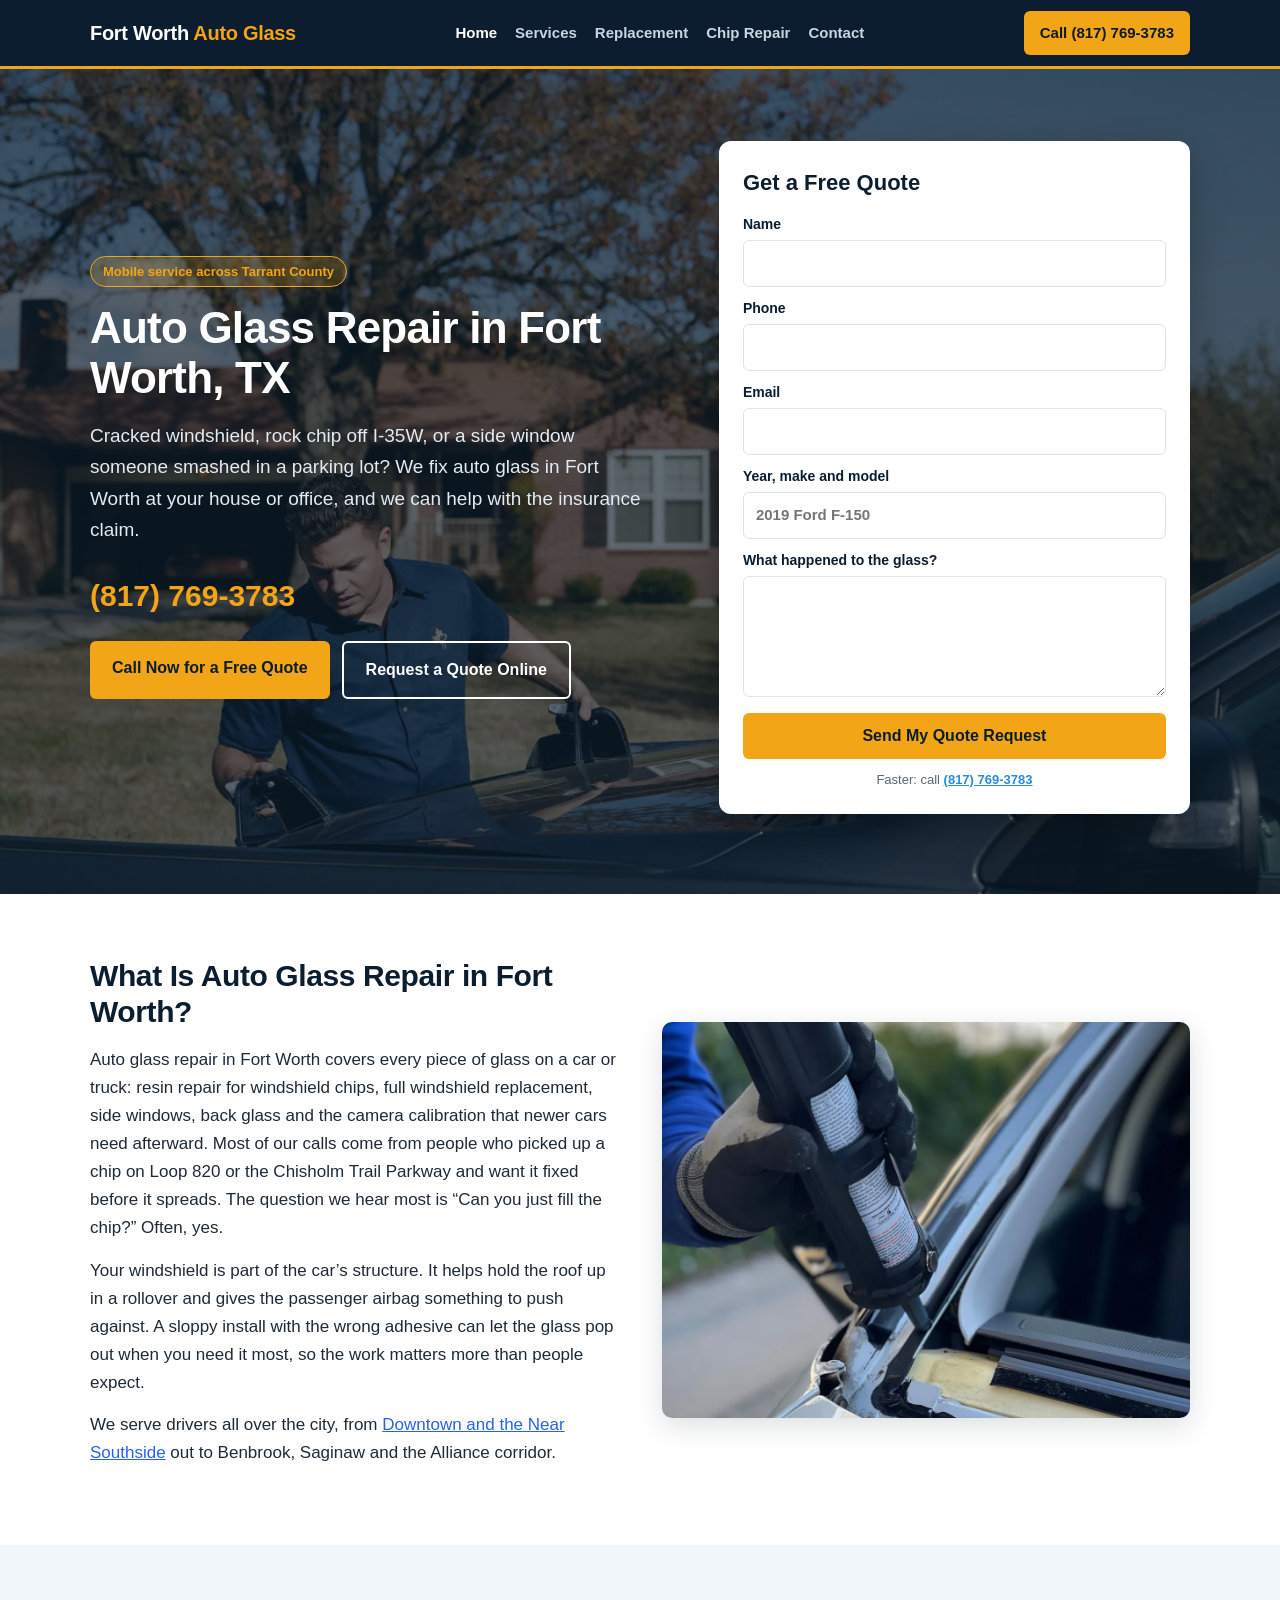
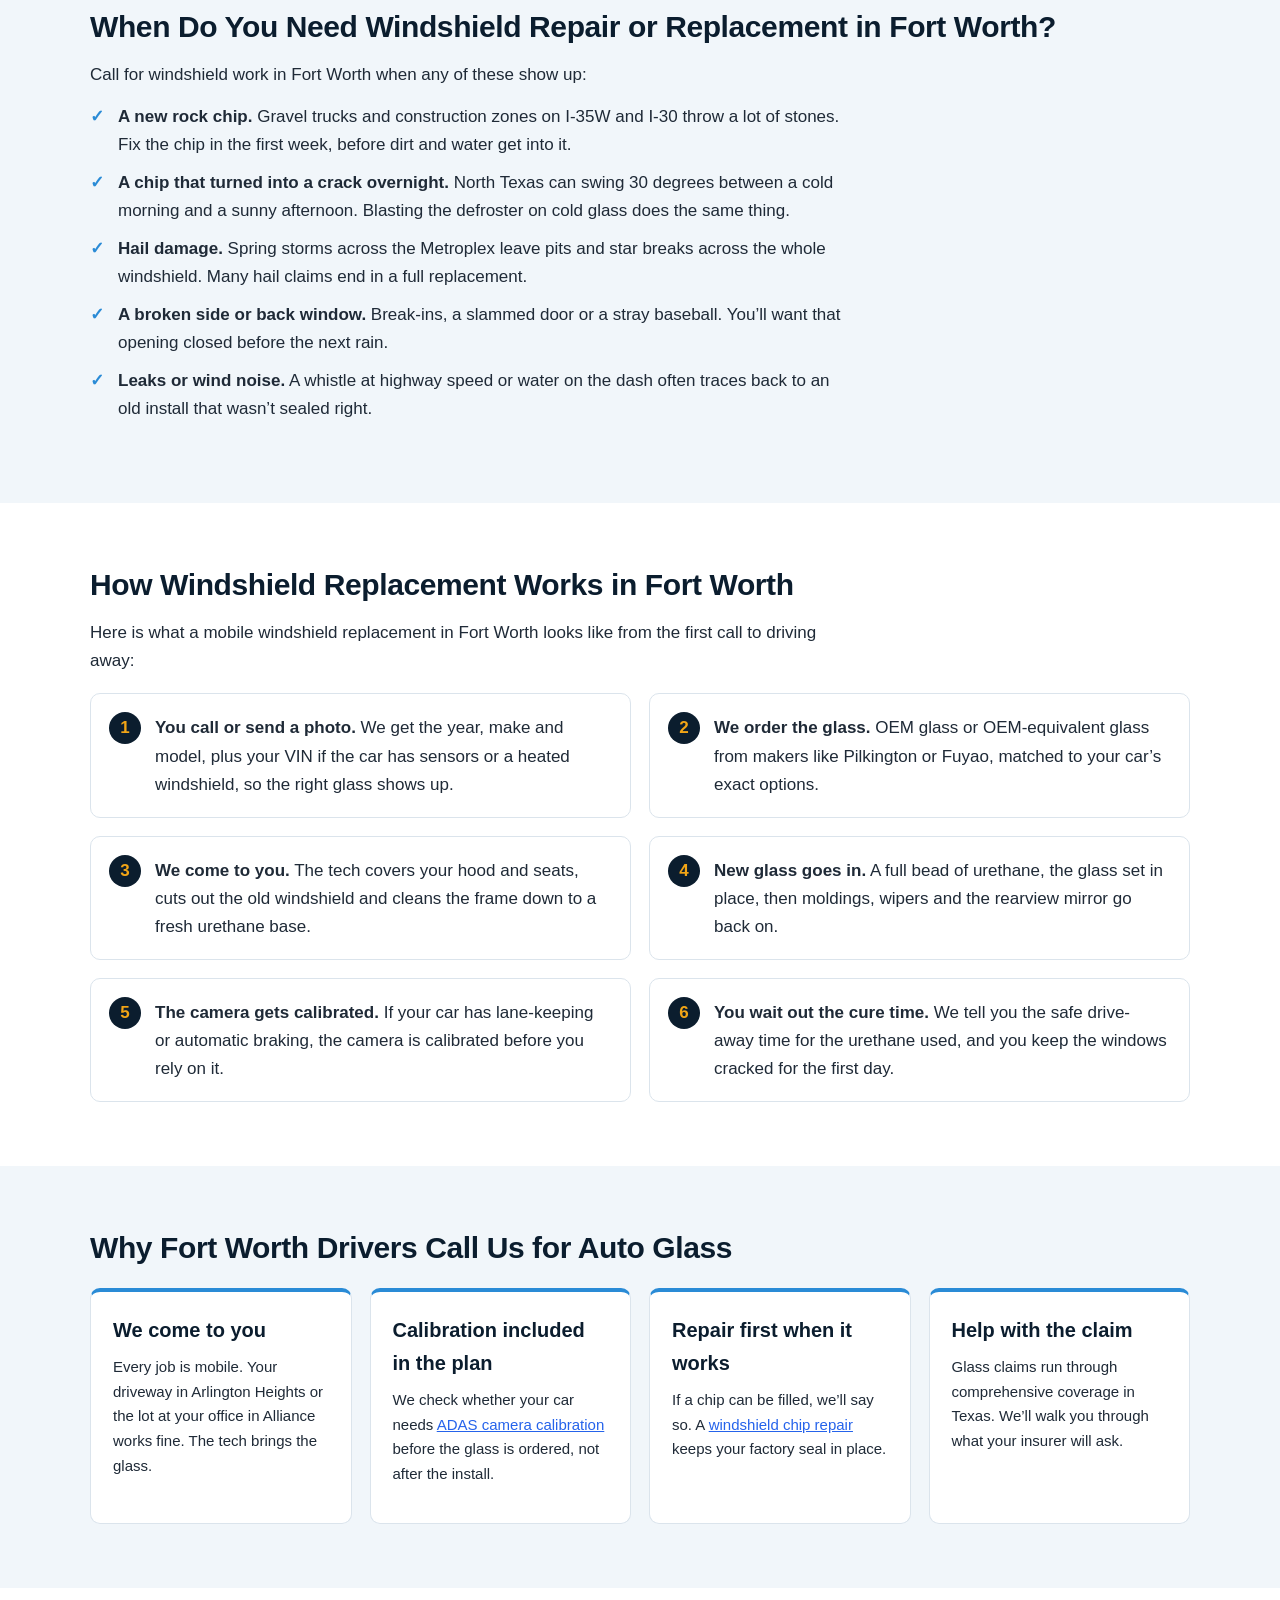
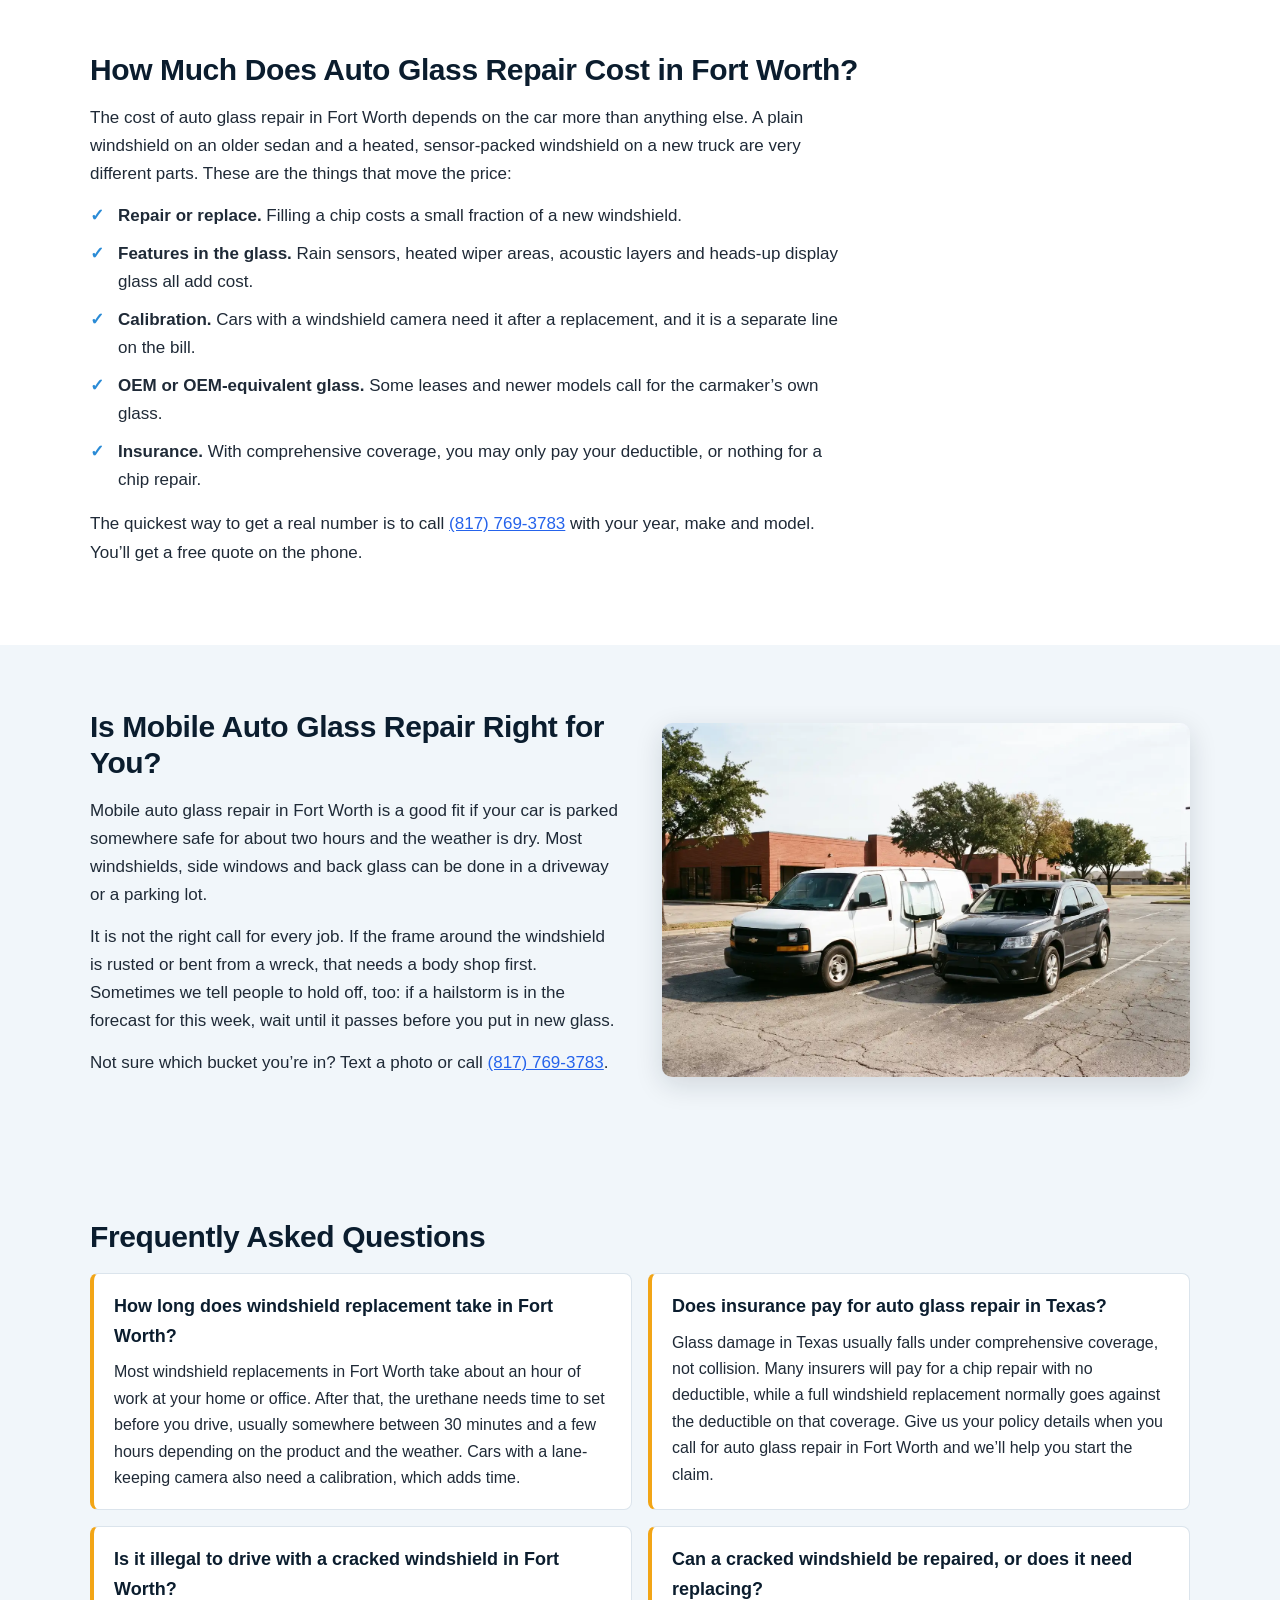
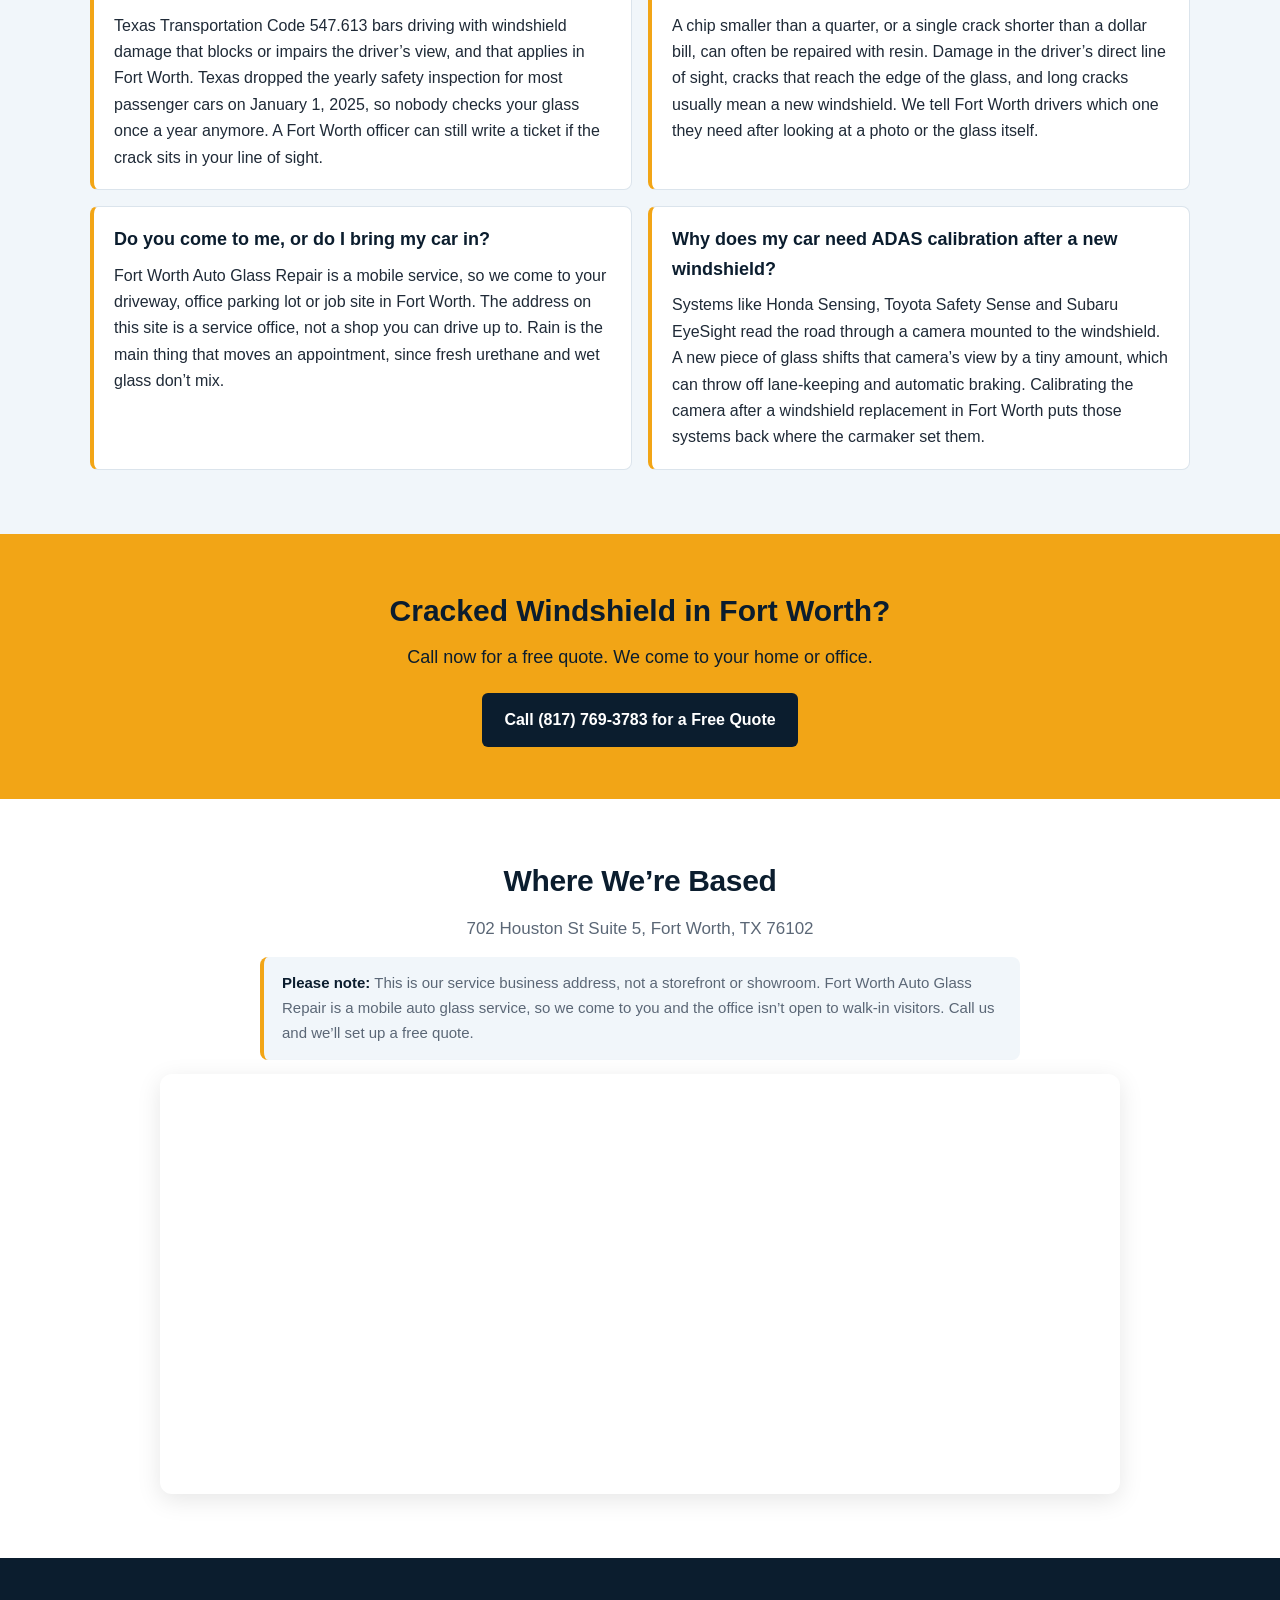
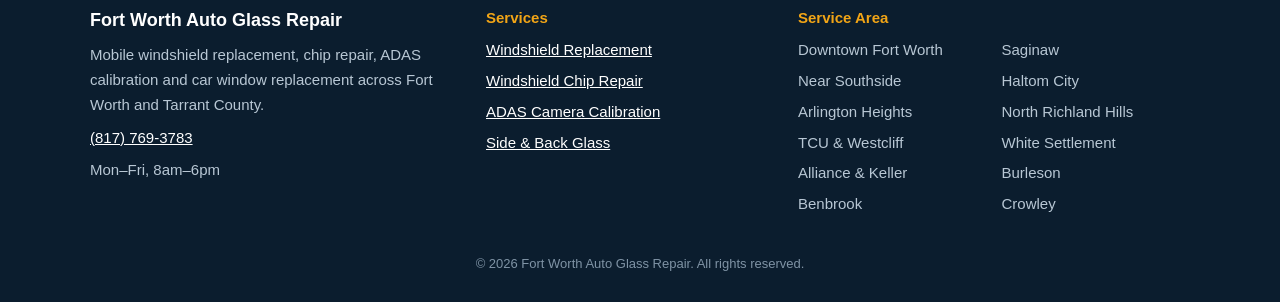
<file: index.html>
<!DOCTYPE html>
<html lang="en">
<head>
<meta charset="UTF-8">
<meta name="viewport" content="width=device-width, initial-scale=1.0">
<title>Auto Glass Repair in Fort Worth, TX | Mobile Service</title>
<meta name="description" content="Auto glass repair in Fort Worth, TX. Mobile windshield replacement, chip repair and ADAS calibration at your home or office. Call for a free quote.">
<link rel="canonical" href="https://www.fortworthautoglassrepair.com/">
<link rel="stylesheet" href="styles.css">
<script type="application/ld+json">
{
  "@context": "https://schema.org",
  "@type": "LocalBusiness",
  "name": "Fort Worth Auto Glass Repair",
  "telephone": "+1-817-769-3783",
  "url": "https://www.fortworthautoglassrepair.com/",
  "address": {
    "@type": "PostalAddress",
    "streetAddress": "702 Houston St Suite 5",
    "addressLocality": "Fort Worth",
    "addressRegion": "TX",
    "postalCode": "76102",
    "addressCountry": "US"
  },
  "areaServed": "Fort Worth, TX",
  "description": "Auto glass repair and windshield replacement in Fort Worth, TX",
  "openingHours": "Mo-Fr 08:00-18:00"
}
</script>
<script type="application/ld+json">
{
  "@context": "https://schema.org",
  "@type": "FAQPage",
  "mainEntity": [
    {
      "@type": "Question",
      "name": "How long does windshield replacement take in Fort Worth?",
      "acceptedAnswer": {
        "@type": "Answer",
        "text": "Most windshield replacements in Fort Worth take about an hour of work at your home or office. After that, the urethane needs time to set before you drive, usually somewhere between 30 minutes and a few hours depending on the product and the weather. Cars with a lane-keeping camera also need a calibration, which adds time."
      }
    },
    {
      "@type": "Question",
      "name": "Does insurance pay for auto glass repair in Texas?",
      "acceptedAnswer": {
        "@type": "Answer",
        "text": "Glass damage in Texas usually falls under comprehensive coverage, not collision. Many insurers will pay for a chip repair with no deductible, while a full windshield replacement normally goes against the deductible on that coverage. Give us your policy details when you call for auto glass repair in Fort Worth and we\u2019ll help you start the claim."
      }
    },
    {
      "@type": "Question",
      "name": "Is it illegal to drive with a cracked windshield in Fort Worth?",
      "acceptedAnswer": {
        "@type": "Answer",
        "text": "Texas Transportation Code 547.613 bars driving with windshield damage that blocks or impairs the driver\u2019s view, and that applies in Fort Worth. Texas dropped the yearly safety inspection for most passenger cars on January 1, 2025, so nobody checks your glass once a year anymore. A Fort Worth officer can still write a ticket if the crack sits in your line of sight."
      }
    },
    {
      "@type": "Question",
      "name": "Can a cracked windshield be repaired, or does it need replacing?",
      "acceptedAnswer": {
        "@type": "Answer",
        "text": "A chip smaller than a quarter, or a single crack shorter than a dollar bill, can often be repaired with resin. Damage in the driver\u2019s direct line of sight, cracks that reach the edge of the glass, and long cracks usually mean a new windshield. We tell Fort Worth drivers which one they need after looking at a photo or the glass itself."
      }
    },
    {
      "@type": "Question",
      "name": "Do you come to me, or do I bring my car in?",
      "acceptedAnswer": {
        "@type": "Answer",
        "text": "Fort Worth Auto Glass Repair is a mobile service, so we come to your driveway, office parking lot or job site in Fort Worth. The address on this site is a service office, not a shop you can drive up to. Rain is the main thing that moves an appointment, since fresh urethane and wet glass don\u2019t mix."
      }
    },
    {
      "@type": "Question",
      "name": "Why does my car need ADAS calibration after a new windshield?",
      "acceptedAnswer": {
        "@type": "Answer",
        "text": "Systems like Honda Sensing, Toyota Safety Sense and Subaru EyeSight read the road through a camera mounted to the windshield. A new piece of glass shifts that camera\u2019s view by a tiny amount, which can throw off lane-keeping and automatic braking. Calibrating the camera after a windshield replacement in Fort Worth puts those systems back where the carmaker set them."
      }
    }
  ]
}
</script>
</head>
<body>
<header class="topbar">
  <div class="wrap bar">
    <a class="logo" href="/">Fort Worth <span>Auto Glass</span></a>
    <nav class="links"><a href="/" class="on">Home</a><a href="services.html">Services</a><a href="windshield-replacement-fort-worth.html">Replacement</a><a href="windshield-repair-fort-worth.html">Chip Repair</a><a href="contact.html">Contact</a></nav>
    <a class="btn-call" href="tel:+18177693783">Call (817) 769-3783</a>
  </div>
</header>

<section class="hero">
  <img class="hero-img" src="windshield-replacement-fort-worth-hero.webp" alt="Windshield replacement in Fort Worth driveway" width="1600" height="900">
  <div class="wrap hero-in">
    <div>
      <span class="badge">Mobile service across Tarrant County</span>
      <h1>Auto Glass Repair in Fort Worth, TX</h1>
      <p class="lead">Cracked windshield, rock chip off I-35W, or a side window someone smashed in a parking lot? We fix auto glass in Fort Worth at your house or office, and we can help with the insurance claim.</p>
      <a class="tel-big" href="tel:+18177693783">(817) 769-3783</a>
      <div class="btns">
        <a class="btn" href="tel:+18177693783">Call Now for a Free Quote</a>
        <a class="btn btn-ghost" href="#quote">Request a Quote Online</a>
      </div>
    </div>
    <div id="quote">
<form class="form" action="https://formspree.io/f/xaeoepvn" method="POST">
  <h3>Get a Free Quote</h3>
  <input type="hidden" name="_subject" value="New lead - Auto Glass Repair Fort Worth TX (quote form)">
  <label>Name<input type="text" name="name" required></label>
  <label>Phone<input type="tel" name="phone" required></label>
  <label>Email<input type="email" name="email"></label>
  <label>Year, make and model<input type="text" name="vehicle" placeholder="2019 Ford F-150"></label>
  <label>What happened to the glass?<textarea name="message" rows="4"></textarea></label>
  <input type="text" name="_gotcha" style="display:none" tabindex="-1">
  <button class="btn" type="submit">Send My Quote Request</button>
  <p class="fine">Faster: call <a href="tel:+18177693783">(817) 769-3783</a></p>
</form>
    </div>
  </div>
</section>

<section class="section">
  <div class="wrap split">
    <div>
      <h2>What Is Auto Glass Repair in Fort Worth?</h2>
      <p>Auto glass repair in Fort Worth covers every piece of glass on a car or truck: resin repair for windshield chips, full windshield replacement, side windows, back glass and the camera calibration that newer cars need afterward. Most of our calls come from people who picked up a chip on Loop 820 or the Chisholm Trail Parkway and want it fixed before it spreads. The question we hear most is &ldquo;Can you just fill the chip?&rdquo; Often, yes.</p>
      <p>Your windshield is part of the car&rsquo;s structure. It helps hold the roof up in a rollover and gives the passenger airbag something to push against. A sloppy install with the wrong adhesive can let the glass pop out when you need it most, so the work matters more than people expect.</p>
      <p>We serve drivers all over the city, from <a href="contact.html" style="color: #2563eb; text-decoration: underline;">Downtown and the Near Southside</a> out to Benbrook, Saginaw and the Alliance corridor.</p>
    </div>
    <img src="auto-glass-technician-fort-worth.webp" alt="Auto glass technician sealing a windshield in Fort Worth" width="1200" height="900" loading="lazy">
  </div>
</section>

<section class="section alt">
  <div class="wrap">
    <h2>When Do You Need Windshield Repair or Replacement in Fort Worth?</h2>
    <p>Call for windshield work in Fort Worth when any of these show up:</p>
    <ul class="ticks">
      <li><strong>A new rock chip.</strong> Gravel trucks and construction zones on I-35W and I-30 throw a lot of stones. Fix the chip in the first week, before dirt and water get into it.</li>
      <li><strong>A chip that turned into a crack overnight.</strong> North Texas can swing 30 degrees between a cold morning and a sunny afternoon. Blasting the defroster on cold glass does the same thing.</li>
      <li><strong>Hail damage.</strong> Spring storms across the Metroplex leave pits and star breaks across the whole windshield. Many hail claims end in a full replacement.</li>
      <li><strong>A broken side or back window.</strong> Break-ins, a slammed door or a stray baseball. You&rsquo;ll want that opening closed before the next rain.</li>
      <li><strong>Leaks or wind noise.</strong> A whistle at highway speed or water on the dash often traces back to an old install that wasn&rsquo;t sealed right.</li>
    </ul>
  </div>
</section>

<section class="section">
  <div class="wrap">
    <h2>How Windshield Replacement Works in Fort Worth</h2>
    <p>Here is what a mobile windshield replacement in Fort Worth looks like from the first call to driving away:</p>
    <ol class="steps">
      <li><strong>You call or send a photo.</strong> We get the year, make and model, plus your VIN if the car has sensors or a heated windshield, so the right glass shows up.</li>
      <li><strong>We order the glass.</strong> OEM glass or OEM-equivalent glass from makers like Pilkington or Fuyao, matched to your car&rsquo;s exact options.</li>
      <li><strong>We come to you.</strong> The tech covers your hood and seats, cuts out the old windshield and cleans the frame down to a fresh urethane base.</li>
      <li><strong>New glass goes in.</strong> A full bead of urethane, the glass set in place, then moldings, wipers and the rearview mirror go back on.</li>
      <li><strong>The camera gets calibrated.</strong> If your car has lane-keeping or automatic braking, the camera is calibrated before you rely on it.</li>
      <li><strong>You wait out the cure time.</strong> We tell you the safe drive-away time for the urethane used, and you keep the windows cracked for the first day.</li>
    </ol>
  </div>
</section>

<section class="section alt">
  <div class="wrap">
    <h2>Why Fort Worth Drivers Call Us for Auto Glass</h2>
    <div class="cards">
      <div class="card"><h3>We come to you</h3><p>Every job is mobile. Your driveway in Arlington Heights or the lot at your office in Alliance works fine. The tech brings the glass.</p></div>
      <div class="card"><h3>Calibration included in the plan</h3><p>We check whether your car needs <a href="adas-calibration-fort-worth.html" style="color: #2563eb; text-decoration: underline;">ADAS camera calibration</a> before the glass is ordered, not after the install.</p></div>
      <div class="card"><h3>Repair first when it works</h3><p>If a chip can be filled, we&rsquo;ll say so. A <a href="windshield-repair-fort-worth.html" style="color: #2563eb; text-decoration: underline;">windshield chip repair</a> keeps your factory seal in place.</p></div>
      <div class="card"><h3>Help with the claim</h3><p>Glass claims run through comprehensive coverage in Texas. We&rsquo;ll walk you through what your insurer will ask.</p></div>
    </div>
  </div>
</section>

<section class="section">
  <div class="wrap">
    <h2>How Much Does Auto Glass Repair Cost in Fort Worth?</h2>
    <p>The cost of auto glass repair in Fort Worth depends on the car more than anything else. A plain windshield on an older sedan and a heated, sensor-packed windshield on a new truck are very different parts. These are the things that move the price:</p>
    <ul class="ticks">
      <li><strong>Repair or replace.</strong> Filling a chip costs a small fraction of a new windshield.</li>
      <li><strong>Features in the glass.</strong> Rain sensors, heated wiper areas, acoustic layers and heads-up display glass all add cost.</li>
      <li><strong>Calibration.</strong> Cars with a windshield camera need it after a replacement, and it is a separate line on the bill.</li>
      <li><strong>OEM or OEM-equivalent glass.</strong> Some leases and newer models call for the carmaker&rsquo;s own glass.</li>
      <li><strong>Insurance.</strong> With comprehensive coverage, you may only pay your deductible, or nothing for a chip repair.</li>
    </ul>
    <p>The quickest way to get a real number is to call <a href="tel:+18177693783" style="color: #2563eb; text-decoration: underline;">(817) 769-3783</a> with your year, make and model. You&rsquo;ll get a free quote on the phone.</p>
  </div>
</section>

<section class="section alt">
  <div class="wrap split">
    <div>
      <h2>Is Mobile Auto Glass Repair Right for You?</h2>
      <p>Mobile auto glass repair in Fort Worth is a good fit if your car is parked somewhere safe for about two hours and the weather is dry. Most windshields, side windows and back glass can be done in a driveway or a parking lot.</p>
      <p>It is not the right call for every job. If the frame around the windshield is rusted or bent from a wreck, that needs a body shop first. Sometimes we tell people to hold off, too: if a hailstorm is in the forecast for this week, wait until it passes before you put in new glass.</p>
      <p>Not sure which bucket you&rsquo;re in? Text a photo or call <a href="tel:+18177693783" style="color: #2563eb; text-decoration: underline;">(817) 769-3783</a>.</p>
    </div>
    <img src="mobile-auto-glass-van-fort-worth.webp" alt="Mobile auto glass service in Fort Worth parking lot" width="1400" height="939" loading="lazy">
  </div>
</section>

<section class="section alt" id="faq">
  <div class="wrap">
    <h2>Frequently Asked Questions</h2>
    <div class="faq-grid">
<div class="faq-card"><h3>How long does windshield replacement take in Fort Worth?</h3><p>Most windshield replacements in Fort Worth take about an hour of work at your home or office. After that, the urethane needs time to set before you drive, usually somewhere between 30 minutes and a few hours depending on the product and the weather. Cars with a lane-keeping camera also need a calibration, which adds time.</p></div>
<div class="faq-card"><h3>Does insurance pay for auto glass repair in Texas?</h3><p>Glass damage in Texas usually falls under comprehensive coverage, not collision. Many insurers will pay for a chip repair with no deductible, while a full windshield replacement normally goes against the deductible on that coverage. Give us your policy details when you call for auto glass repair in Fort Worth and we&rsquo;ll help you start the claim.</p></div>
<div class="faq-card"><h3>Is it illegal to drive with a cracked windshield in Fort Worth?</h3><p>Texas Transportation Code 547.613 bars driving with windshield damage that blocks or impairs the driver&rsquo;s view, and that applies in Fort Worth. Texas dropped the yearly safety inspection for most passenger cars on January 1, 2025, so nobody checks your glass once a year anymore. A Fort Worth officer can still write a ticket if the crack sits in your line of sight.</p></div>
<div class="faq-card"><h3>Can a cracked windshield be repaired, or does it need replacing?</h3><p>A chip smaller than a quarter, or a single crack shorter than a dollar bill, can often be repaired with resin. Damage in the driver&rsquo;s direct line of sight, cracks that reach the edge of the glass, and long cracks usually mean a new windshield. We tell Fort Worth drivers which one they need after looking at a photo or the glass itself.</p></div>
<div class="faq-card"><h3>Do you come to me, or do I bring my car in?</h3><p>Fort Worth Auto Glass Repair is a mobile service, so we come to your driveway, office parking lot or job site in Fort Worth. The address on this site is a service office, not a shop you can drive up to. Rain is the main thing that moves an appointment, since fresh urethane and wet glass don&rsquo;t mix.</p></div>
<div class="faq-card"><h3>Why does my car need ADAS calibration after a new windshield?</h3><p>Systems like Honda Sensing, Toyota Safety Sense and Subaru EyeSight read the road through a camera mounted to the windshield. A new piece of glass shifts that camera&rsquo;s view by a tiny amount, which can throw off lane-keeping and automatic braking. Calibrating the camera after a windshield replacement in Fort Worth puts those systems back where the carmaker set them.</p></div>
    </div>
  </div>
</section>

<section class="cta-band">
  <div class="wrap">
    <h2>Cracked Windshield in Fort Worth?</h2>
    <p>Call now for a free quote. We come to your home or office.</p>
    <a class="btn btn-dark" href="tel:+18177693783">Call (817) 769-3783 for a Free Quote</a>
  </div>
</section>

<!-- MAP / LOCATION -->
<section class="section" id="location">
  <div class="wrap center">
    <h2>Where We&rsquo;re Based</h2>
    <p class="muted">702 Houston St Suite 5, Fort Worth, TX 76102</p>
    <p class="note"><strong>Please note:</strong> This is our service business address, not a storefront or showroom. Fort Worth Auto Glass Repair is a mobile auto glass service, so we come to you and the office isn&rsquo;t open to walk-in visitors. Call us and we&rsquo;ll set up a free quote.</p>
    <div class="map">
      <iframe title="Map to Fort Worth Auto Glass Repair service address, 702 Houston St Suite 5, Fort Worth, TX 76102" src="https://www.google.com/maps?q=702%20Houston%20St%20Suite%205%2C%20Fort%20Worth%2C%20TX%2076102&amp;output=embed" width="100%" height="420" style="border:0; display:block;" loading="lazy" referrerpolicy="no-referrer-when-downgrade" allowfullscreen></iframe>
    </div>
  </div>
</section>

<footer class="foot">
  <div class="wrap foot-grid">
    <div>
      <p class="foot-name">Fort Worth Auto Glass Repair</p>
      <p>Mobile windshield replacement, chip repair, ADAS calibration and car window replacement across Fort Worth and Tarrant County.</p>
      <p><a href="tel:+18177693783">(817) 769-3783</a></p>
      <p>Mon&ndash;Fri, 8am&ndash;6pm</p>
    </div>
    <div>
      <p class="foot-head">Services</p>
      <ul>
        <li><a href="windshield-replacement-fort-worth.html">Windshield Replacement</a></li>
        <li><a href="windshield-repair-fort-worth.html">Windshield Chip Repair</a></li>
        <li><a href="adas-calibration-fort-worth.html">ADAS Camera Calibration</a></li>
        <li><a href="car-window-replacement-fort-worth.html">Side &amp; Back Glass</a></li>
      </ul>
    </div>
    <div>
      <p class="foot-head">Service Area</p>
      <ul class="cols"><li>Downtown Fort Worth</li><li>Near Southside</li><li>Arlington Heights</li><li>TCU &amp; Westcliff</li><li>Alliance &amp; Keller</li><li>Benbrook</li><li>Saginaw</li><li>Haltom City</li><li>North Richland Hills</li><li>White Settlement</li><li>Burleson</li><li>Crowley</li></ul>
    </div>
  </div>
  <p class="copy">&copy; 2026 Fort Worth Auto Glass Repair. All rights reserved.</p>
</footer>
</body>
</html>
</file>
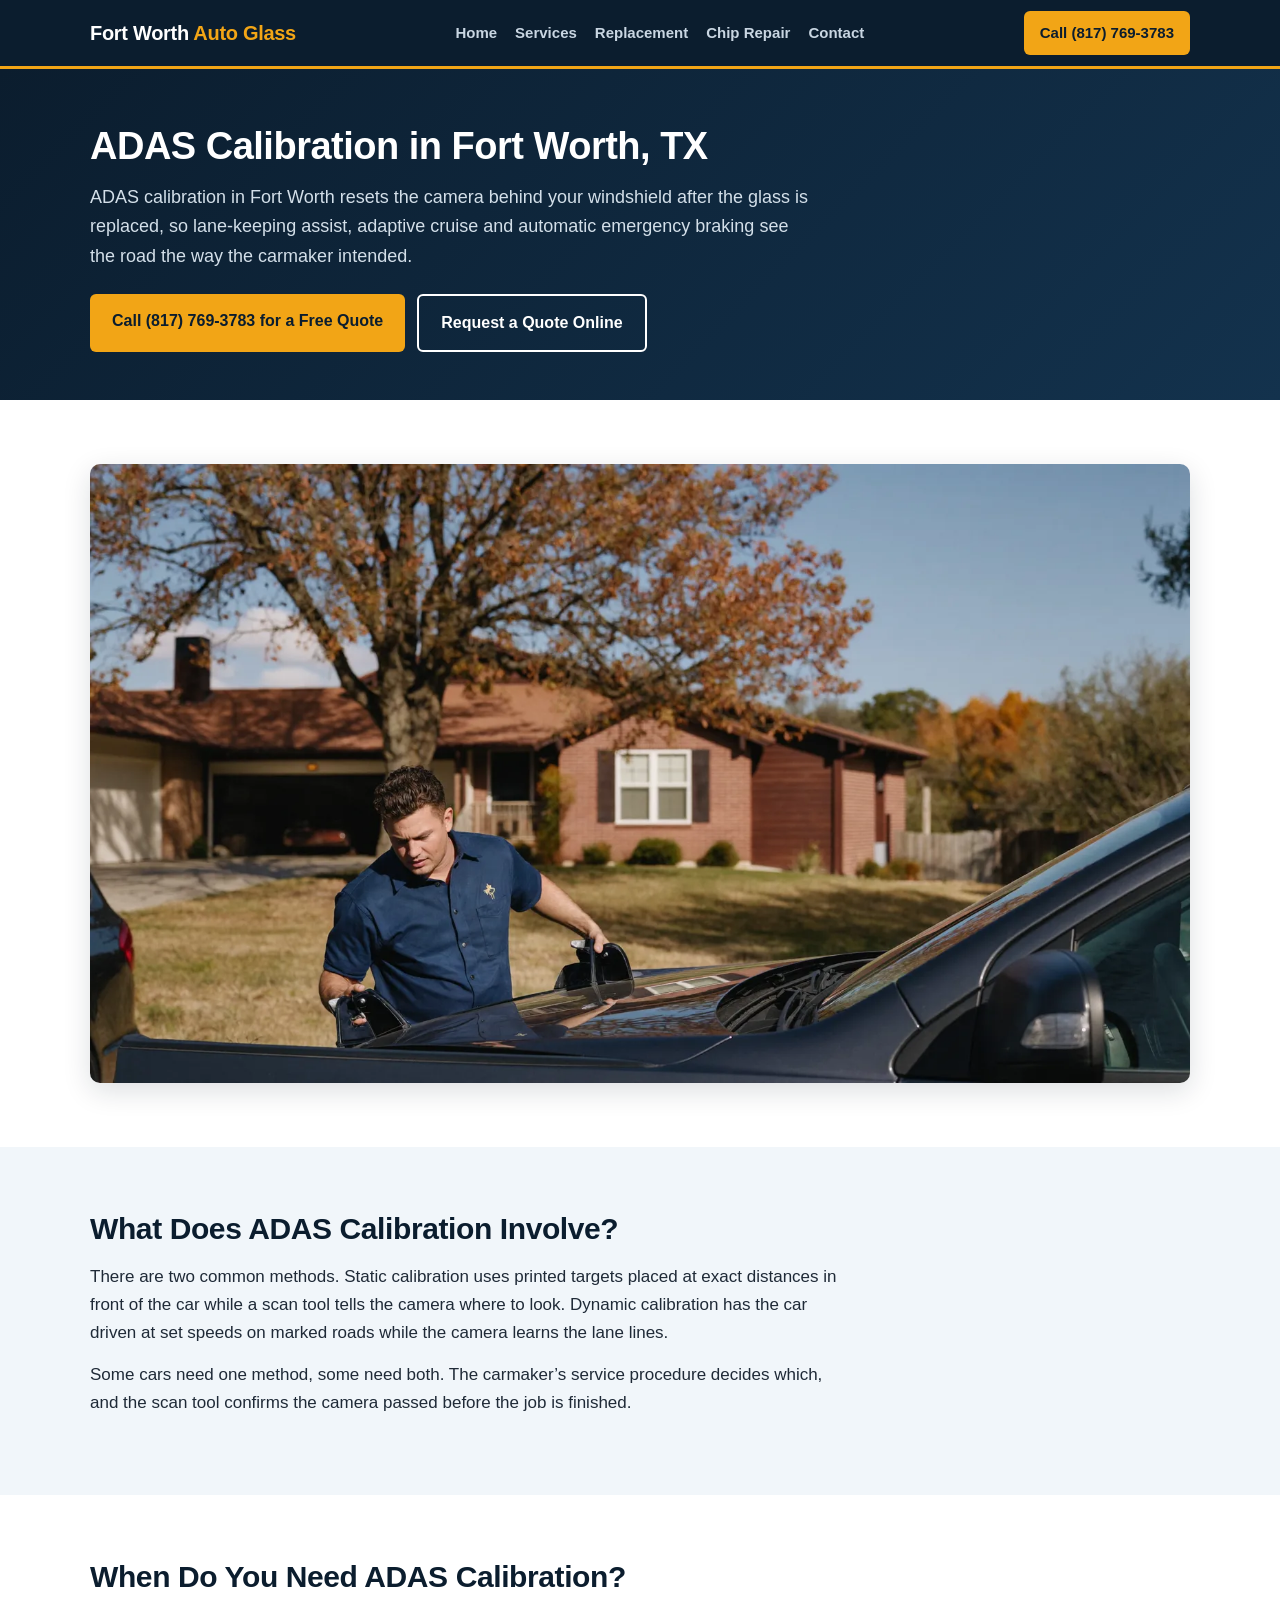
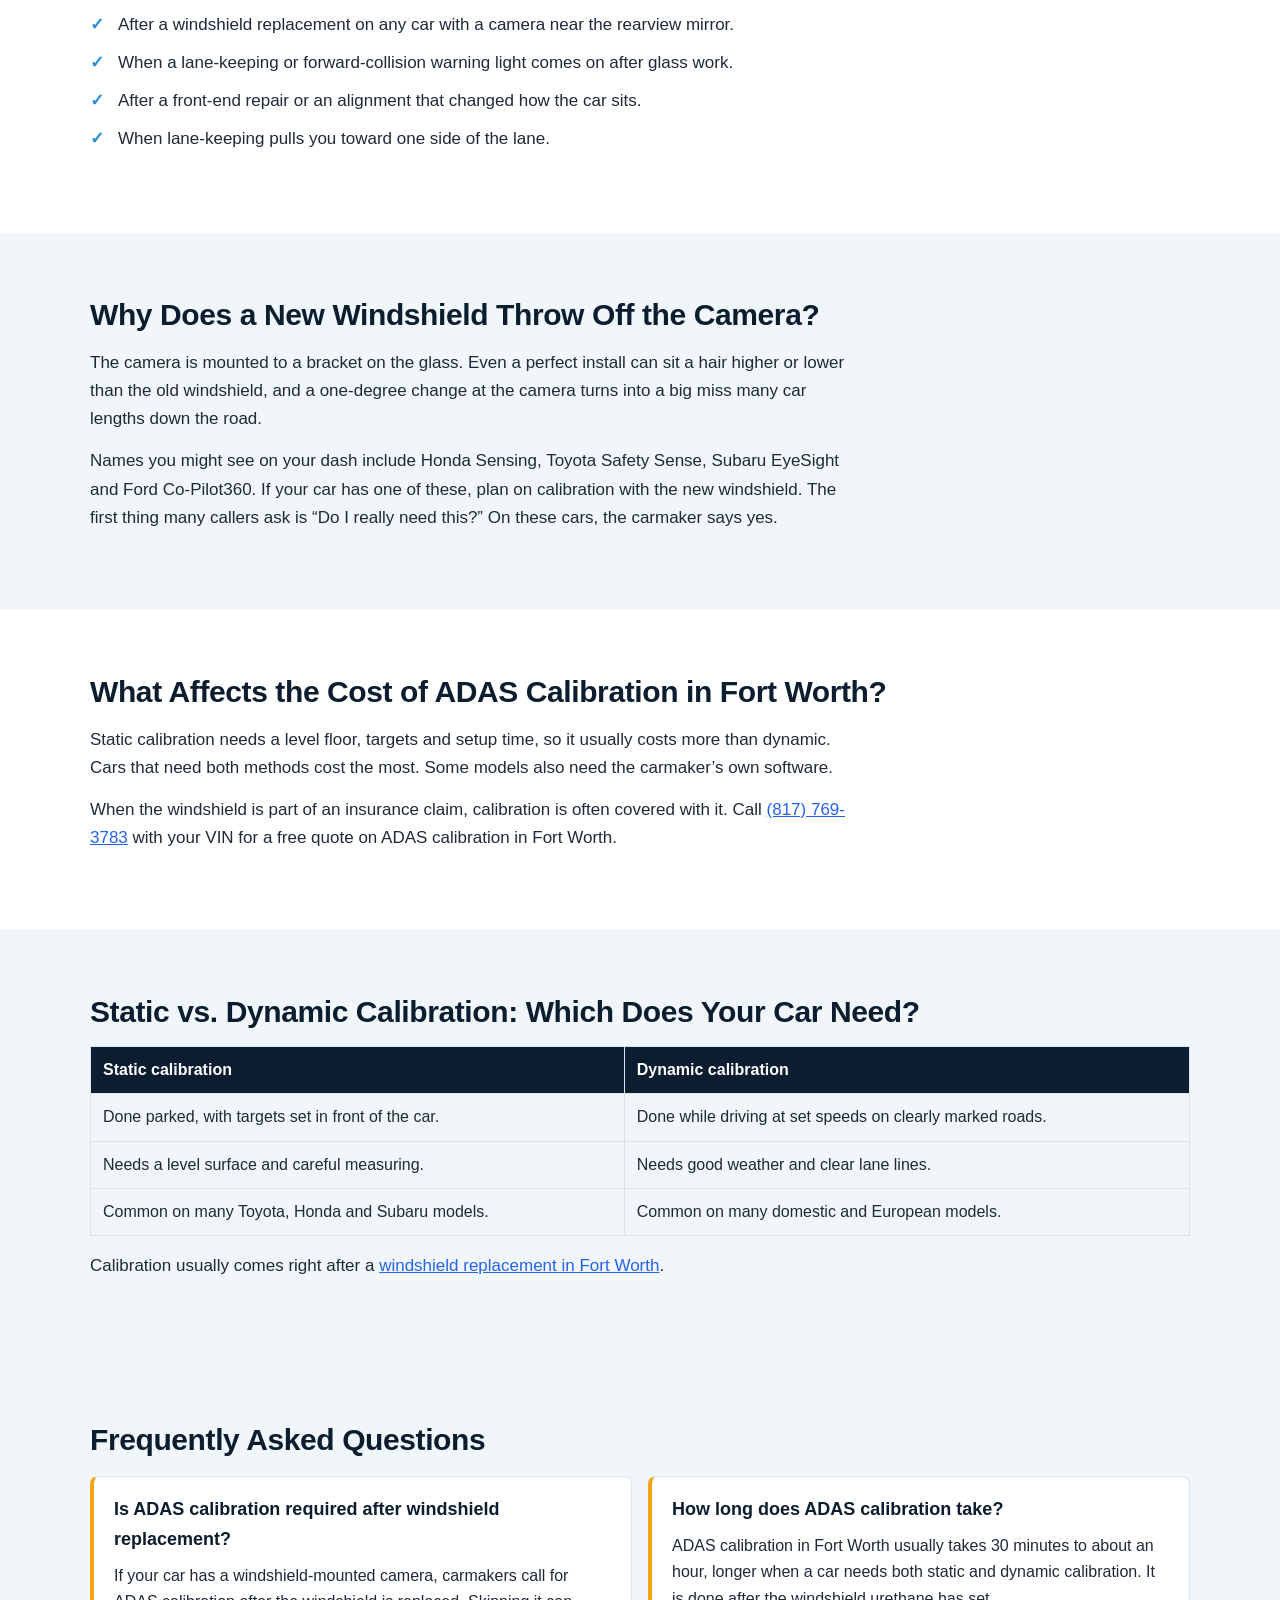
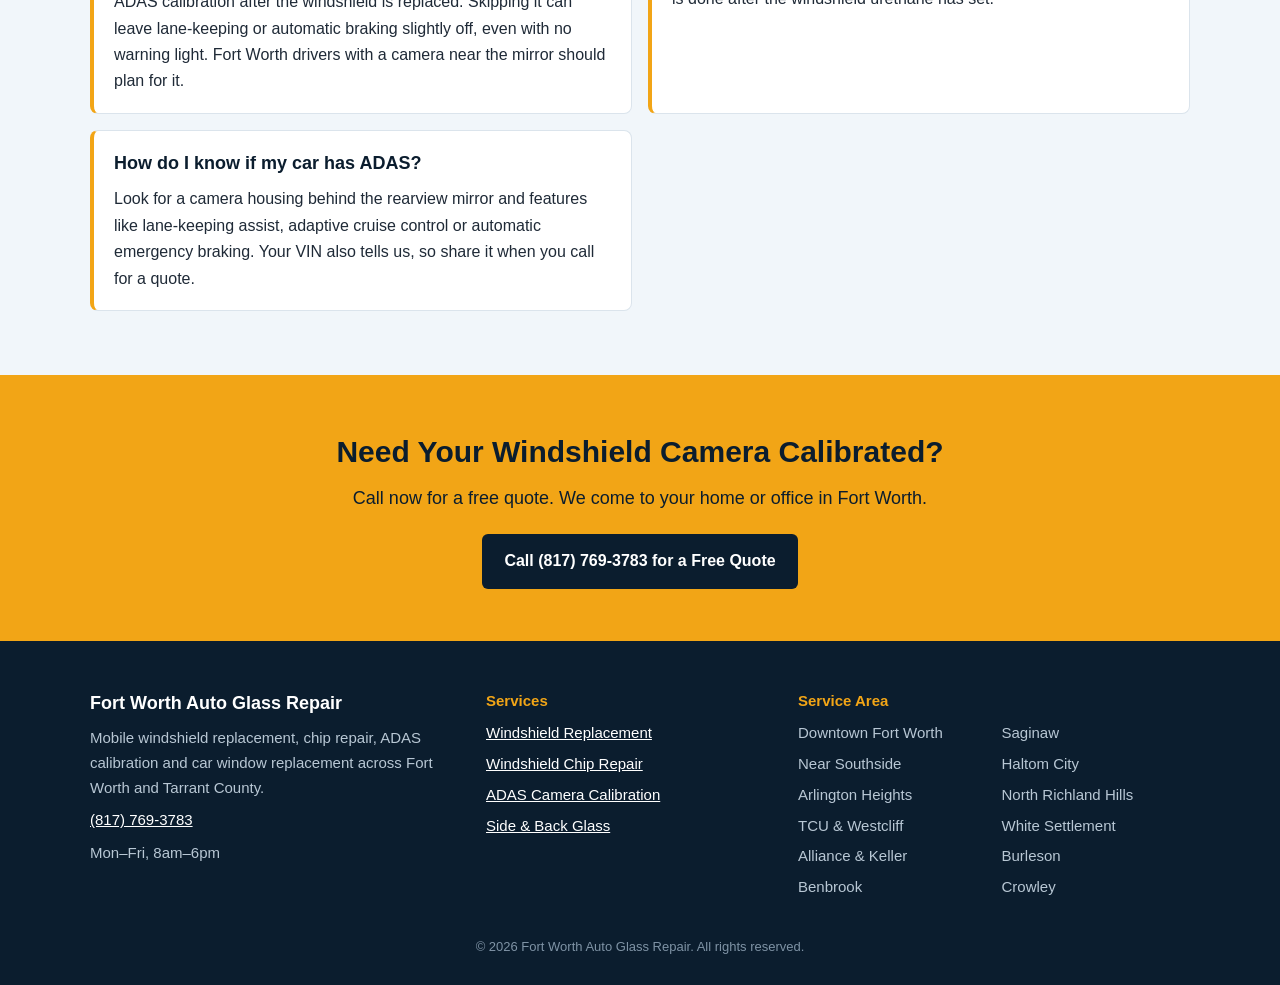
<file: adas-calibration-fort-worth.html>
<!DOCTYPE html>
<html lang="en">
<head>
<meta charset="UTF-8">
<meta name="viewport" content="width=device-width, initial-scale=1.0">
<title>ADAS Calibration in Fort Worth, TX | Windshield Camera</title>
<meta name="description" content="ADAS camera calibration in Fort Worth, TX after windshield replacement. Keep lane-keeping and automatic braking working right. Free quote.">
<link rel="canonical" href="https://www.fortworthautoglassrepair.com/adas-calibration-fort-worth.html">
<link rel="stylesheet" href="styles.css">
<script type="application/ld+json">
{
  "@context": "https://schema.org",
  "@type": "LocalBusiness",
  "name": "Fort Worth Auto Glass Repair",
  "telephone": "+1-817-769-3783",
  "url": "https://www.fortworthautoglassrepair.com/",
  "address": {
    "@type": "PostalAddress",
    "streetAddress": "702 Houston St Suite 5",
    "addressLocality": "Fort Worth",
    "addressRegion": "TX",
    "postalCode": "76102",
    "addressCountry": "US"
  },
  "areaServed": "Fort Worth, TX",
  "description": "Auto glass repair and windshield replacement in Fort Worth, TX",
  "openingHours": "Mo-Fr 08:00-18:00"
}
</script>
<script type="application/ld+json">
{
  "@context": "https://schema.org",
  "@type": "FAQPage",
  "mainEntity": [
    {
      "@type": "Question",
      "name": "Is ADAS calibration required after windshield replacement?",
      "acceptedAnswer": {
        "@type": "Answer",
        "text": "If your car has a windshield-mounted camera, carmakers call for ADAS calibration after the windshield is replaced. Skipping it can leave lane-keeping or automatic braking slightly off, even with no warning light. Fort Worth drivers with a camera near the mirror should plan for it."
      }
    },
    {
      "@type": "Question",
      "name": "How long does ADAS calibration take?",
      "acceptedAnswer": {
        "@type": "Answer",
        "text": "ADAS calibration in Fort Worth usually takes 30 minutes to about an hour, longer when a car needs both static and dynamic calibration. It is done after the windshield urethane has set."
      }
    },
    {
      "@type": "Question",
      "name": "How do I know if my car has ADAS?",
      "acceptedAnswer": {
        "@type": "Answer",
        "text": "Look for a camera housing behind the rearview mirror and features like lane-keeping assist, adaptive cruise control or automatic emergency braking. Your VIN also tells us, so share it when you call for a quote."
      }
    }
  ]
}
</script>
</head>
<body>
<header class="topbar">
  <div class="wrap bar">
    <a class="logo" href="/">Fort Worth <span>Auto Glass</span></a>
    <nav class="links"><a href="/">Home</a><a href="services.html">Services</a><a href="windshield-replacement-fort-worth.html">Replacement</a><a href="windshield-repair-fort-worth.html">Chip Repair</a><a href="contact.html">Contact</a></nav>
    <a class="btn-call" href="tel:+18177693783">Call (817) 769-3783</a>
  </div>
</header>

<section class="page-hero">
  <div class="wrap">
    <h1>ADAS Calibration in Fort Worth, TX</h1>
    <p>ADAS calibration in Fort Worth resets the camera behind your windshield after the glass is replaced, so lane-keeping assist, adaptive cruise and automatic emergency braking see the road the way the carmaker intended.</p>
    <div class="btns"><a class="btn" href="tel:+18177693783">Call (817) 769-3783 for a Free Quote</a><a class="btn btn-ghost" href="contact.html">Request a Quote Online</a></div>
  </div>
</section>
<section class="section">
  <div class="wrap figure"><img src="windshield-replacement-fort-worth-hero.webp" alt="ADAS calibration after windshield replacement in Fort Worth" width="1600" height="900" loading="lazy"></div>
</section>

<section class="section alt">
  <div class="wrap">
    <h2>What Does ADAS Calibration Involve?</h2>
<p>There are two common methods. Static calibration uses printed targets placed at exact distances in front of the car while a scan tool tells the camera where to look. Dynamic calibration has the car driven at set speeds on marked roads while the camera learns the lane lines.</p>
<p>Some cars need one method, some need both. The carmaker&rsquo;s service procedure decides which, and the scan tool confirms the camera passed before the job is finished.</p>
  </div>
</section>
<section class="section">
  <div class="wrap">
    <h2>When Do You Need ADAS Calibration?</h2>
<ul class="ticks">
<li>After a windshield replacement on any car with a camera near the rearview mirror.</li>
<li>When a lane-keeping or forward-collision warning light comes on after glass work.</li>
<li>After a front-end repair or an alignment that changed how the car sits.</li>
<li>When lane-keeping pulls you toward one side of the lane.</li>
</ul>
  </div>
</section>
<section class="section alt">
  <div class="wrap">
    <h2>Why Does a New Windshield Throw Off the Camera?</h2>
<p>The camera is mounted to a bracket on the glass. Even a perfect install can sit a hair higher or lower than the old windshield, and a one-degree change at the camera turns into a big miss many car lengths down the road.</p>
<p>Names you might see on your dash include Honda Sensing, Toyota Safety Sense, Subaru EyeSight and Ford Co-Pilot360. If your car has one of these, plan on calibration with the new windshield. The first thing many callers ask is &ldquo;Do I really need this?&rdquo; On these cars, the carmaker says yes.</p>
  </div>
</section>
<section class="section">
  <div class="wrap">
    <h2>What Affects the Cost of ADAS Calibration in Fort Worth?</h2>
<p>Static calibration needs a level floor, targets and setup time, so it usually costs more than dynamic. Cars that need both methods cost the most. Some models also need the carmaker&rsquo;s own software.</p>
<p>When the windshield is part of an insurance claim, calibration is often covered with it. Call <a href="tel:+18177693783" style="color: #2563eb; text-decoration: underline;">(817) 769-3783</a> with your VIN for a free quote on ADAS calibration in Fort Worth.</p>
  </div>
</section>
<section class="section alt">
  <div class="wrap">
    <h2>Static vs. Dynamic Calibration: Which Does Your Car Need?</h2>
<table class="compare">
<tr><th>Static calibration</th><th>Dynamic calibration</th></tr>
<tr><td>Done parked, with targets set in front of the car.</td><td>Done while driving at set speeds on clearly marked roads.</td></tr>
<tr><td>Needs a level surface and careful measuring.</td><td>Needs good weather and clear lane lines.</td></tr>
<tr><td>Common on many Toyota, Honda and Subaru models.</td><td>Common on many domestic and European models.</td></tr>
</table>
<p>Calibration usually comes right after a <a href="windshield-replacement-fort-worth.html" style="color: #2563eb; text-decoration: underline;">windshield replacement in Fort Worth</a>.</p>
  </div>
</section>
<section class="section alt" id="faq">
  <div class="wrap">
    <h2>Frequently Asked Questions</h2>
    <div class="faq-grid">
<div class="faq-card"><h3>Is ADAS calibration required after windshield replacement?</h3><p>If your car has a windshield-mounted camera, carmakers call for ADAS calibration after the windshield is replaced. Skipping it can leave lane-keeping or automatic braking slightly off, even with no warning light. Fort Worth drivers with a camera near the mirror should plan for it.</p></div>
<div class="faq-card"><h3>How long does ADAS calibration take?</h3><p>ADAS calibration in Fort Worth usually takes 30 minutes to about an hour, longer when a car needs both static and dynamic calibration. It is done after the windshield urethane has set.</p></div>
<div class="faq-card"><h3>How do I know if my car has ADAS?</h3><p>Look for a camera housing behind the rearview mirror and features like lane-keeping assist, adaptive cruise control or automatic emergency braking. Your VIN also tells us, so share it when you call for a quote.</p></div>
    </div>
  </div>
</section>
<section class="cta-band">
  <div class="wrap">
    <h2>Need Your Windshield Camera Calibrated?</h2>
    <p>Call now for a free quote. We come to your home or office in Fort Worth.</p>
    <a class="btn btn-dark" href="tel:+18177693783">Call (817) 769-3783 for a Free Quote</a>
  </div>
</section>

<footer class="foot">
  <div class="wrap foot-grid">
    <div>
      <p class="foot-name">Fort Worth Auto Glass Repair</p>
      <p>Mobile windshield replacement, chip repair, ADAS calibration and car window replacement across Fort Worth and Tarrant County.</p>
      <p><a href="tel:+18177693783">(817) 769-3783</a></p>
      <p>Mon&ndash;Fri, 8am&ndash;6pm</p>
    </div>
    <div>
      <p class="foot-head">Services</p>
      <ul>
        <li><a href="windshield-replacement-fort-worth.html">Windshield Replacement</a></li>
        <li><a href="windshield-repair-fort-worth.html">Windshield Chip Repair</a></li>
        <li><a href="adas-calibration-fort-worth.html">ADAS Camera Calibration</a></li>
        <li><a href="car-window-replacement-fort-worth.html">Side &amp; Back Glass</a></li>
      </ul>
    </div>
    <div>
      <p class="foot-head">Service Area</p>
      <ul class="cols"><li>Downtown Fort Worth</li><li>Near Southside</li><li>Arlington Heights</li><li>TCU &amp; Westcliff</li><li>Alliance &amp; Keller</li><li>Benbrook</li><li>Saginaw</li><li>Haltom City</li><li>North Richland Hills</li><li>White Settlement</li><li>Burleson</li><li>Crowley</li></ul>
    </div>
  </div>
  <p class="copy">&copy; 2026 Fort Worth Auto Glass Repair. All rights reserved.</p>
</footer>
</body>
</html>
</file>
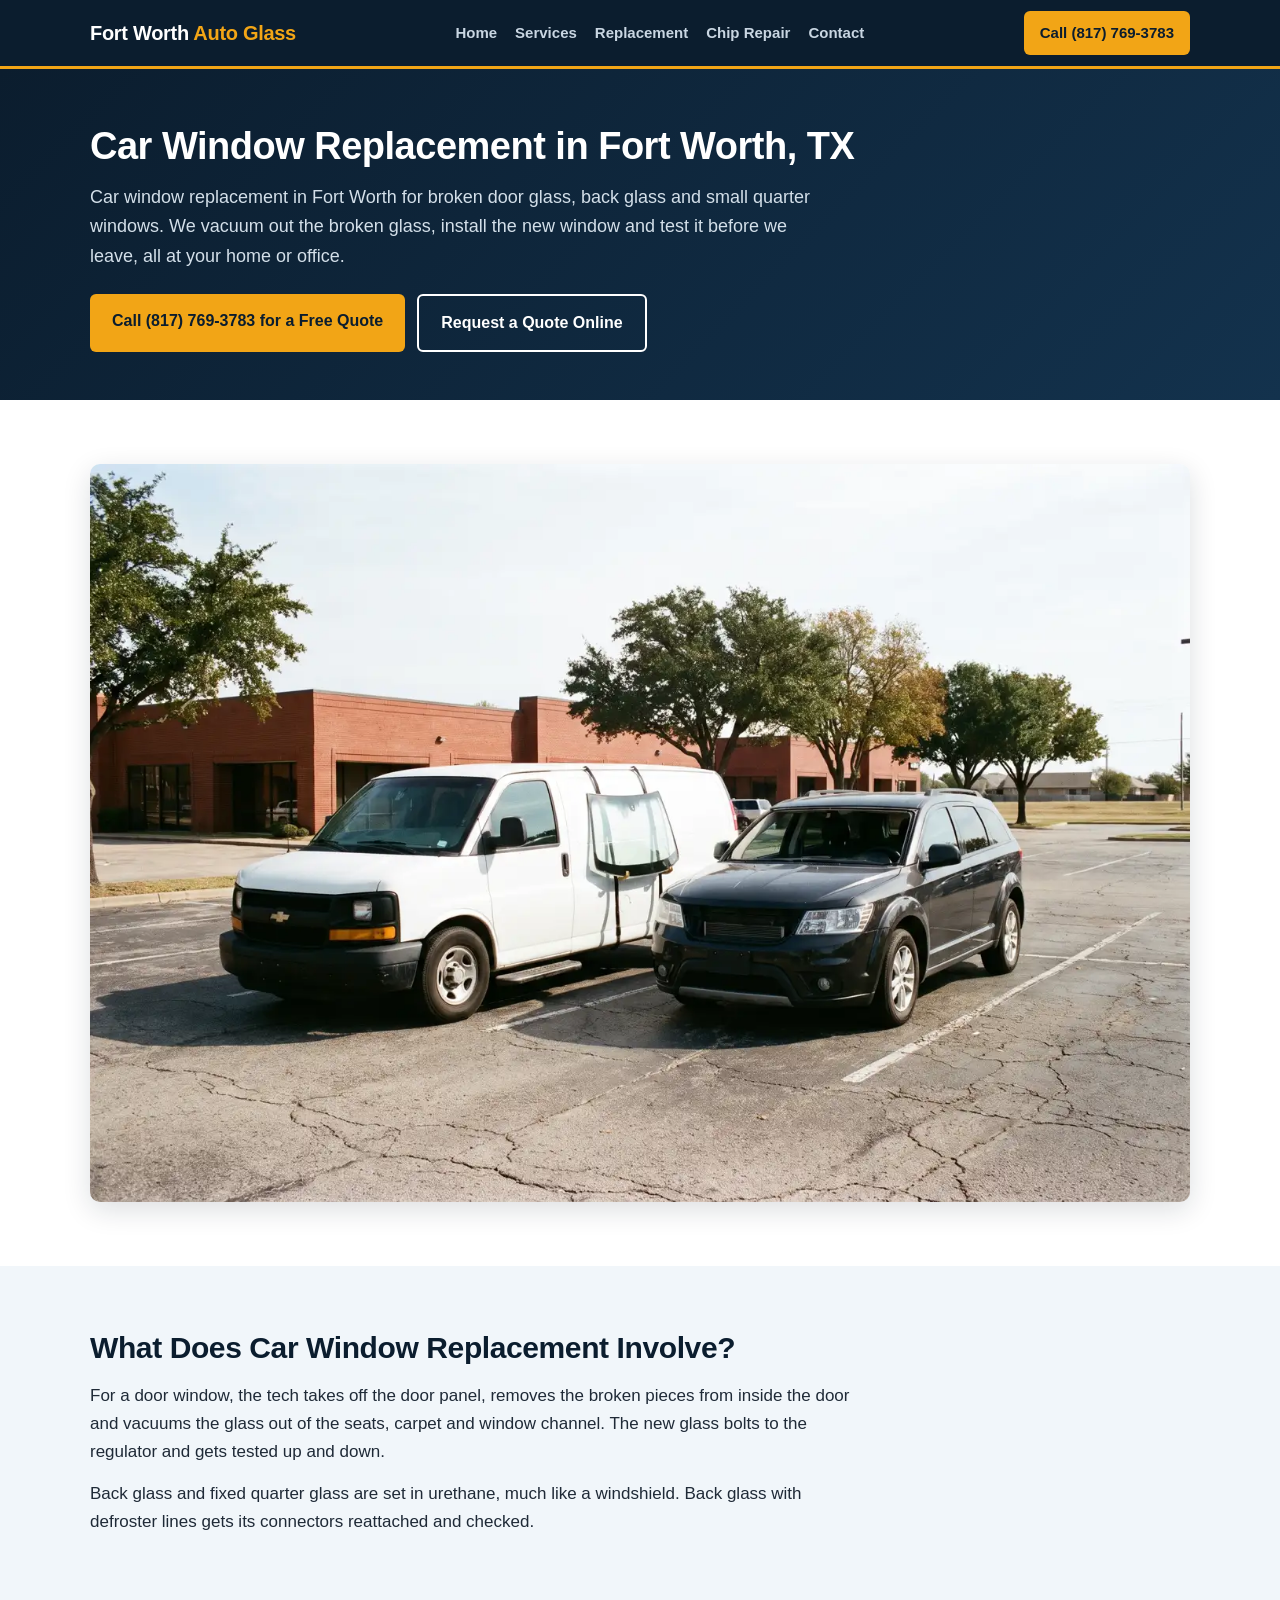
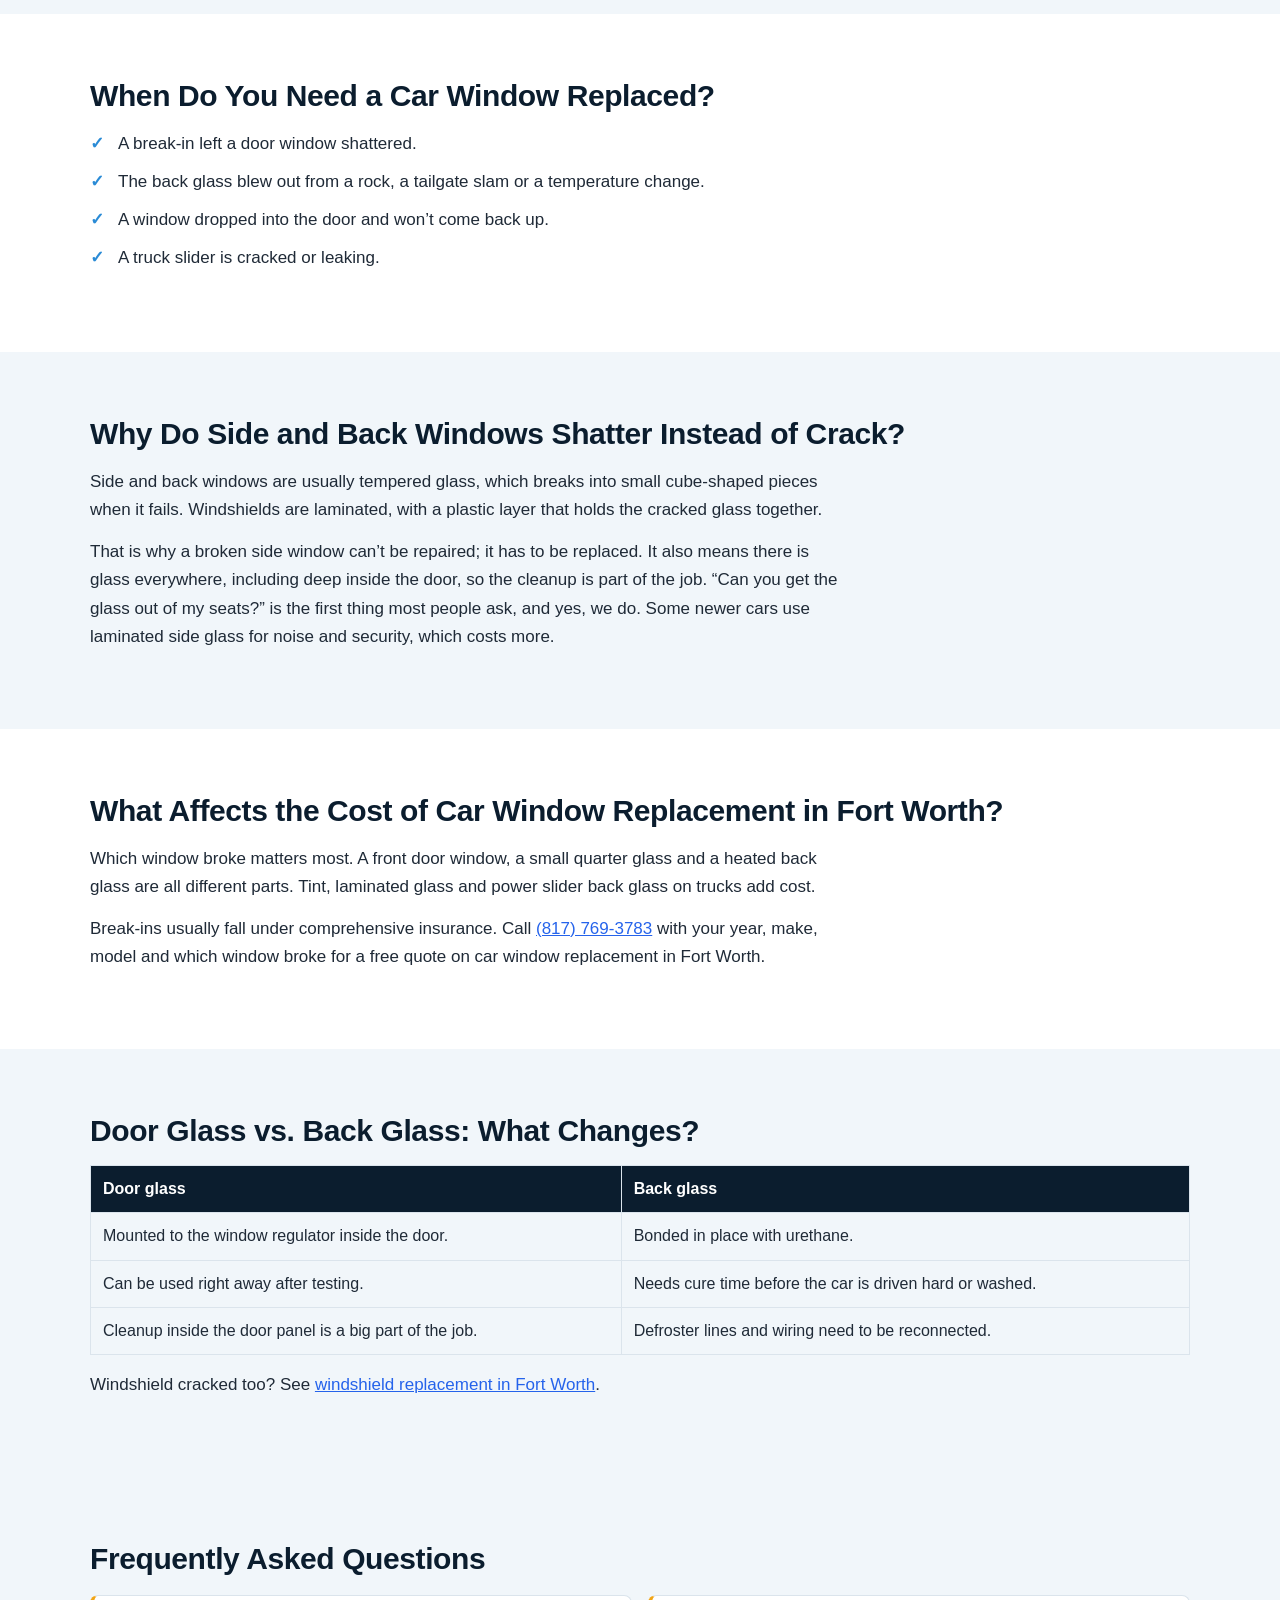
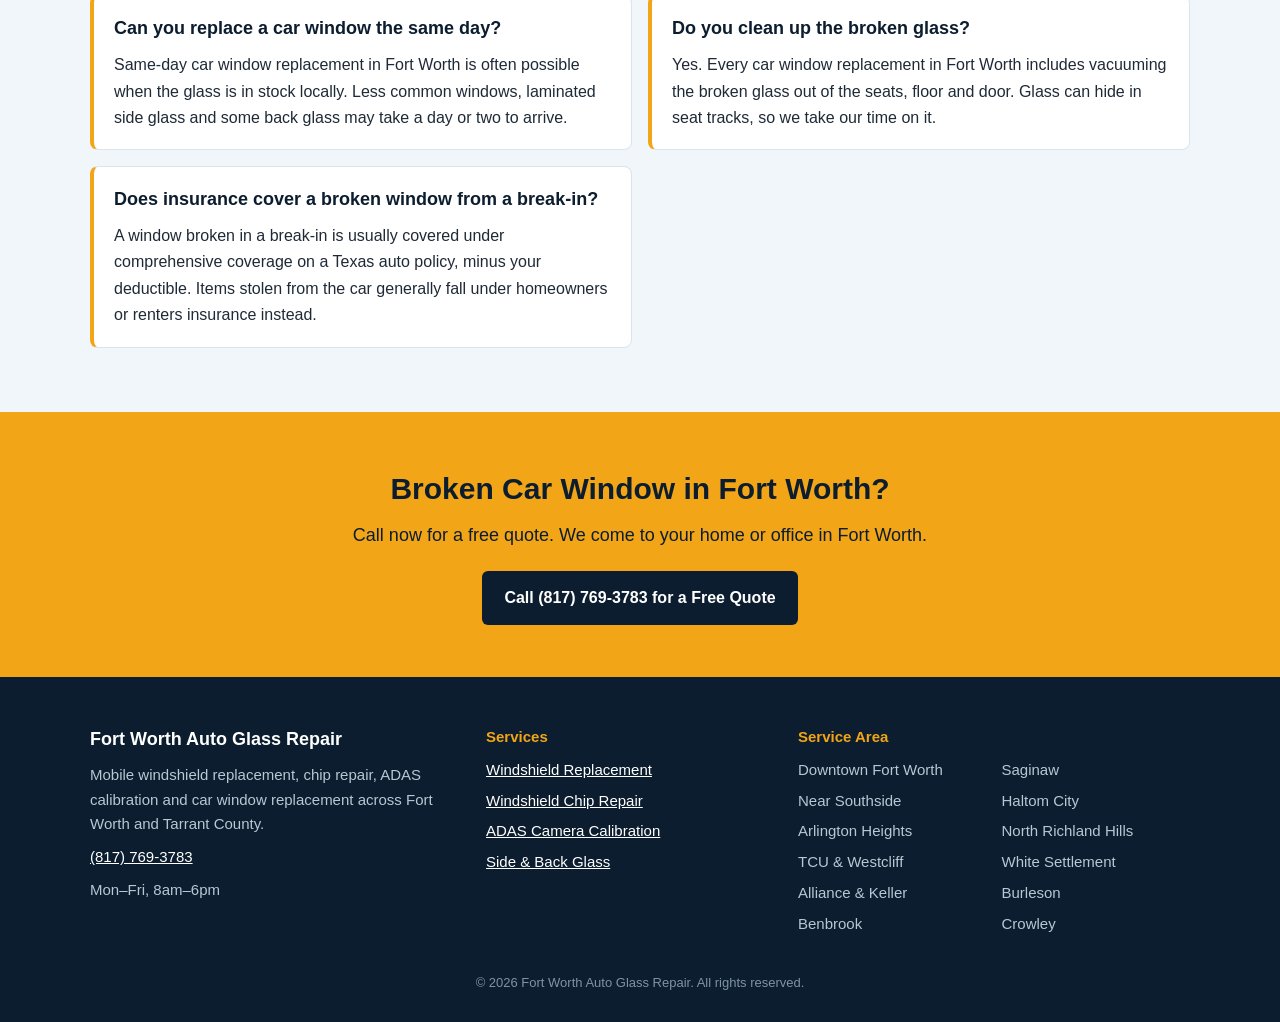
<file: car-window-replacement-fort-worth.html>
<!DOCTYPE html>
<html lang="en">
<head>
<meta charset="UTF-8">
<meta name="viewport" content="width=device-width, initial-scale=1.0">
<title>Car Window Replacement in Fort Worth, TX | Mobile</title>
<meta name="description" content="Car window replacement in Fort Worth, TX. Side windows, back glass and quarter glass replaced at your home or office. Glass cleanup included. Free quote.">
<link rel="canonical" href="https://www.fortworthautoglassrepair.com/car-window-replacement-fort-worth.html">
<link rel="stylesheet" href="styles.css">
<script type="application/ld+json">
{
  "@context": "https://schema.org",
  "@type": "LocalBusiness",
  "name": "Fort Worth Auto Glass Repair",
  "telephone": "+1-817-769-3783",
  "url": "https://www.fortworthautoglassrepair.com/",
  "address": {
    "@type": "PostalAddress",
    "streetAddress": "702 Houston St Suite 5",
    "addressLocality": "Fort Worth",
    "addressRegion": "TX",
    "postalCode": "76102",
    "addressCountry": "US"
  },
  "areaServed": "Fort Worth, TX",
  "description": "Auto glass repair and windshield replacement in Fort Worth, TX",
  "openingHours": "Mo-Fr 08:00-18:00"
}
</script>
<script type="application/ld+json">
{
  "@context": "https://schema.org",
  "@type": "FAQPage",
  "mainEntity": [
    {
      "@type": "Question",
      "name": "Can you replace a car window the same day?",
      "acceptedAnswer": {
        "@type": "Answer",
        "text": "Same-day car window replacement in Fort Worth is often possible when the glass is in stock locally. Less common windows, laminated side glass and some back glass may take a day or two to arrive."
      }
    },
    {
      "@type": "Question",
      "name": "Do you clean up the broken glass?",
      "acceptedAnswer": {
        "@type": "Answer",
        "text": "Yes. Every car window replacement in Fort Worth includes vacuuming the broken glass out of the seats, floor and door. Glass can hide in seat tracks, so we take our time on it."
      }
    },
    {
      "@type": "Question",
      "name": "Does insurance cover a broken window from a break-in?",
      "acceptedAnswer": {
        "@type": "Answer",
        "text": "A window broken in a break-in is usually covered under comprehensive coverage on a Texas auto policy, minus your deductible. Items stolen from the car generally fall under homeowners or renters insurance instead."
      }
    }
  ]
}
</script>
</head>
<body>
<header class="topbar">
  <div class="wrap bar">
    <a class="logo" href="/">Fort Worth <span>Auto Glass</span></a>
    <nav class="links"><a href="/">Home</a><a href="services.html">Services</a><a href="windshield-replacement-fort-worth.html">Replacement</a><a href="windshield-repair-fort-worth.html">Chip Repair</a><a href="contact.html">Contact</a></nav>
    <a class="btn-call" href="tel:+18177693783">Call (817) 769-3783</a>
  </div>
</header>

<section class="page-hero">
  <div class="wrap">
    <h1>Car Window Replacement in Fort Worth, TX</h1>
    <p>Car window replacement in Fort Worth for broken door glass, back glass and small quarter windows. We vacuum out the broken glass, install the new window and test it before we leave, all at your home or office.</p>
    <div class="btns"><a class="btn" href="tel:+18177693783">Call (817) 769-3783 for a Free Quote</a><a class="btn btn-ghost" href="contact.html">Request a Quote Online</a></div>
  </div>
</section>
<section class="section">
  <div class="wrap figure"><img src="mobile-auto-glass-van-fort-worth.webp" alt="Car window replacement service in Fort Worth" width="1400" height="939" loading="lazy"></div>
</section>

<section class="section alt">
  <div class="wrap">
    <h2>What Does Car Window Replacement Involve?</h2>
<p>For a door window, the tech takes off the door panel, removes the broken pieces from inside the door and vacuums the glass out of the seats, carpet and window channel. The new glass bolts to the regulator and gets tested up and down.</p>
<p>Back glass and fixed quarter glass are set in urethane, much like a windshield. Back glass with defroster lines gets its connectors reattached and checked.</p>
  </div>
</section>
<section class="section">
  <div class="wrap">
    <h2>When Do You Need a Car Window Replaced?</h2>
<ul class="ticks">
<li>A break-in left a door window shattered.</li>
<li>The back glass blew out from a rock, a tailgate slam or a temperature change.</li>
<li>A window dropped into the door and won&rsquo;t come back up.</li>
<li>A truck slider is cracked or leaking.</li>
</ul>
  </div>
</section>
<section class="section alt">
  <div class="wrap">
    <h2>Why Do Side and Back Windows Shatter Instead of Crack?</h2>
<p>Side and back windows are usually tempered glass, which breaks into small cube-shaped pieces when it fails. Windshields are laminated, with a plastic layer that holds the cracked glass together.</p>
<p>That is why a broken side window can&rsquo;t be repaired; it has to be replaced. It also means there is glass everywhere, including deep inside the door, so the cleanup is part of the job. &ldquo;Can you get the glass out of my seats?&rdquo; is the first thing most people ask, and yes, we do. Some newer cars use laminated side glass for noise and security, which costs more.</p>
  </div>
</section>
<section class="section">
  <div class="wrap">
    <h2>What Affects the Cost of Car Window Replacement in Fort Worth?</h2>
<p>Which window broke matters most. A front door window, a small quarter glass and a heated back glass are all different parts. Tint, laminated glass and power slider back glass on trucks add cost.</p>
<p>Break-ins usually fall under comprehensive insurance. Call <a href="tel:+18177693783" style="color: #2563eb; text-decoration: underline;">(817) 769-3783</a> with your year, make, model and which window broke for a free quote on car window replacement in Fort Worth.</p>
  </div>
</section>
<section class="section alt">
  <div class="wrap">
    <h2>Door Glass vs. Back Glass: What Changes?</h2>
<table class="compare">
<tr><th>Door glass</th><th>Back glass</th></tr>
<tr><td>Mounted to the window regulator inside the door.</td><td>Bonded in place with urethane.</td></tr>
<tr><td>Can be used right away after testing.</td><td>Needs cure time before the car is driven hard or washed.</td></tr>
<tr><td>Cleanup inside the door panel is a big part of the job.</td><td>Defroster lines and wiring need to be reconnected.</td></tr>
</table>
<p>Windshield cracked too? See <a href="windshield-replacement-fort-worth.html" style="color: #2563eb; text-decoration: underline;">windshield replacement in Fort Worth</a>.</p>
  </div>
</section>
<section class="section alt" id="faq">
  <div class="wrap">
    <h2>Frequently Asked Questions</h2>
    <div class="faq-grid">
<div class="faq-card"><h3>Can you replace a car window the same day?</h3><p>Same-day car window replacement in Fort Worth is often possible when the glass is in stock locally. Less common windows, laminated side glass and some back glass may take a day or two to arrive.</p></div>
<div class="faq-card"><h3>Do you clean up the broken glass?</h3><p>Yes. Every car window replacement in Fort Worth includes vacuuming the broken glass out of the seats, floor and door. Glass can hide in seat tracks, so we take our time on it.</p></div>
<div class="faq-card"><h3>Does insurance cover a broken window from a break-in?</h3><p>A window broken in a break-in is usually covered under comprehensive coverage on a Texas auto policy, minus your deductible. Items stolen from the car generally fall under homeowners or renters insurance instead.</p></div>
    </div>
  </div>
</section>
<section class="cta-band">
  <div class="wrap">
    <h2>Broken Car Window in Fort Worth?</h2>
    <p>Call now for a free quote. We come to your home or office in Fort Worth.</p>
    <a class="btn btn-dark" href="tel:+18177693783">Call (817) 769-3783 for a Free Quote</a>
  </div>
</section>

<footer class="foot">
  <div class="wrap foot-grid">
    <div>
      <p class="foot-name">Fort Worth Auto Glass Repair</p>
      <p>Mobile windshield replacement, chip repair, ADAS calibration and car window replacement across Fort Worth and Tarrant County.</p>
      <p><a href="tel:+18177693783">(817) 769-3783</a></p>
      <p>Mon&ndash;Fri, 8am&ndash;6pm</p>
    </div>
    <div>
      <p class="foot-head">Services</p>
      <ul>
        <li><a href="windshield-replacement-fort-worth.html">Windshield Replacement</a></li>
        <li><a href="windshield-repair-fort-worth.html">Windshield Chip Repair</a></li>
        <li><a href="adas-calibration-fort-worth.html">ADAS Camera Calibration</a></li>
        <li><a href="car-window-replacement-fort-worth.html">Side &amp; Back Glass</a></li>
      </ul>
    </div>
    <div>
      <p class="foot-head">Service Area</p>
      <ul class="cols"><li>Downtown Fort Worth</li><li>Near Southside</li><li>Arlington Heights</li><li>TCU &amp; Westcliff</li><li>Alliance &amp; Keller</li><li>Benbrook</li><li>Saginaw</li><li>Haltom City</li><li>North Richland Hills</li><li>White Settlement</li><li>Burleson</li><li>Crowley</li></ul>
    </div>
  </div>
  <p class="copy">&copy; 2026 Fort Worth Auto Glass Repair. All rights reserved.</p>
</footer>
</body>
</html>
</file>
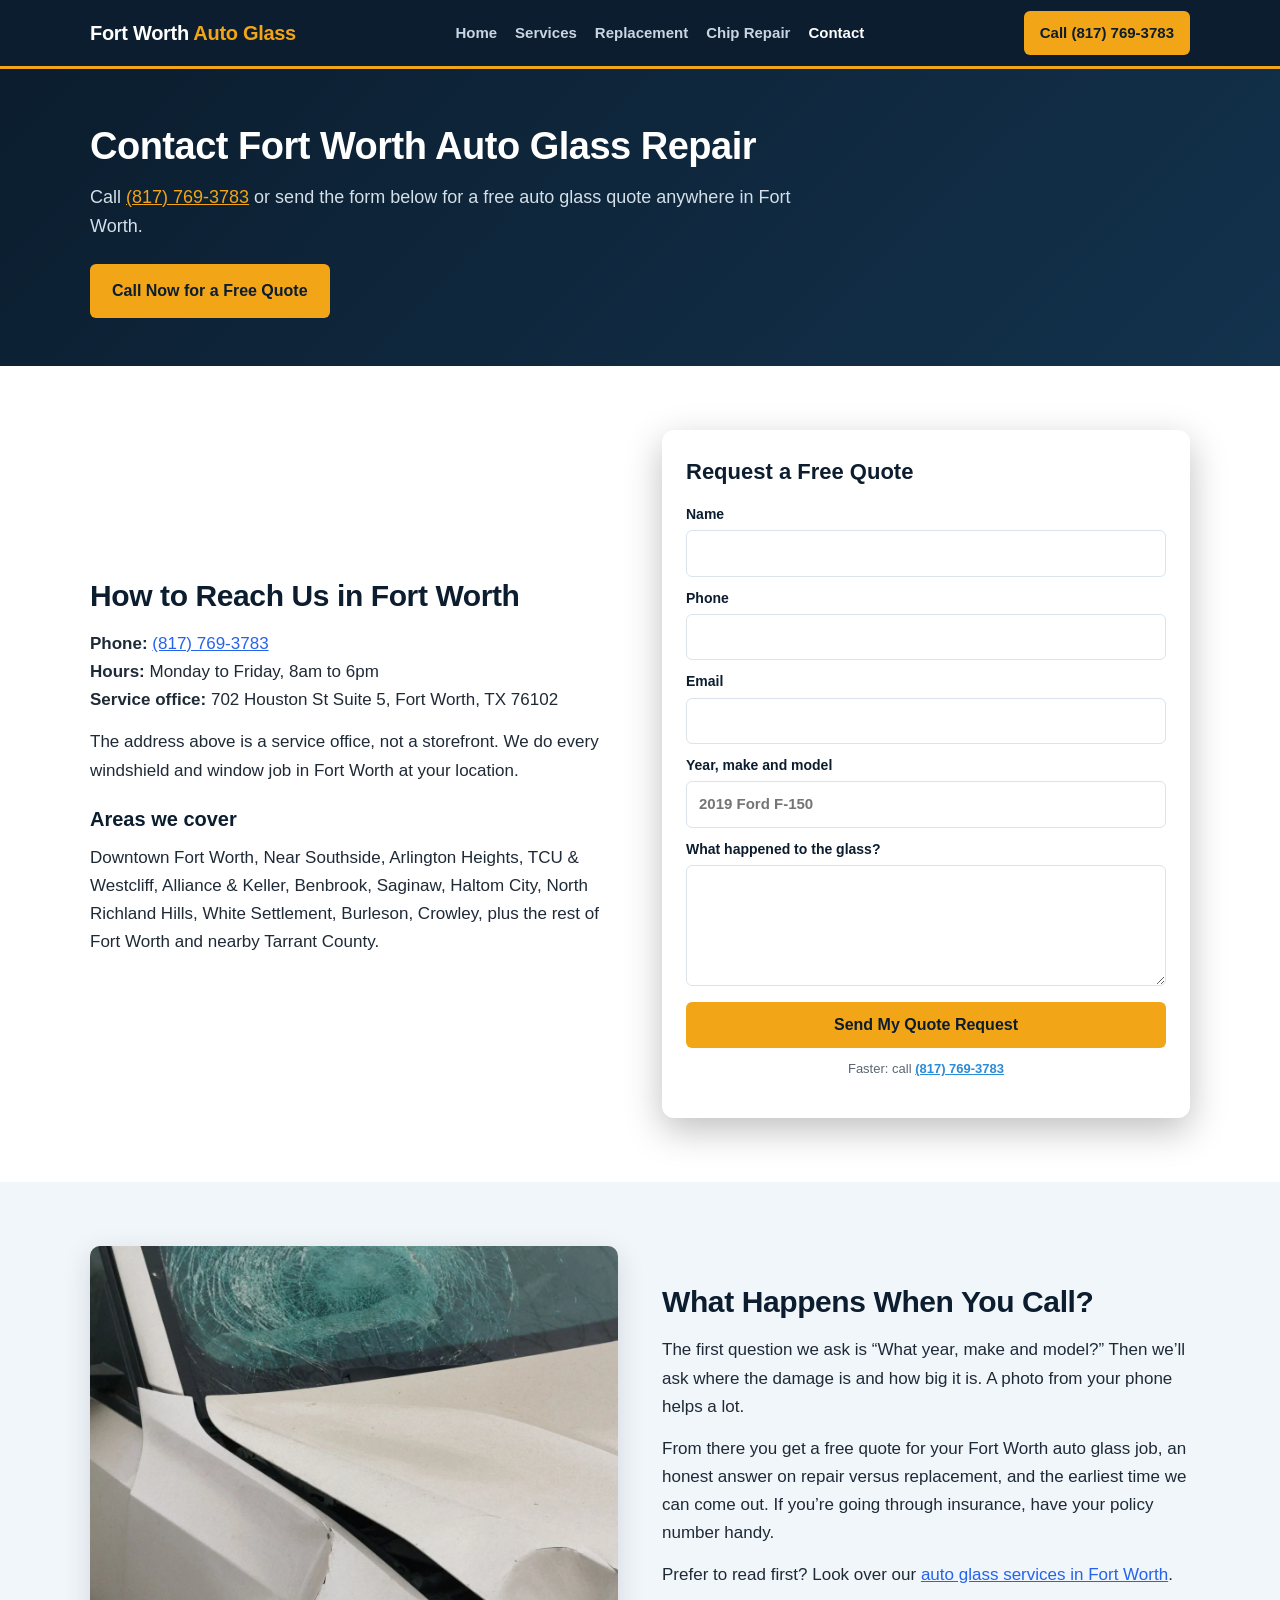
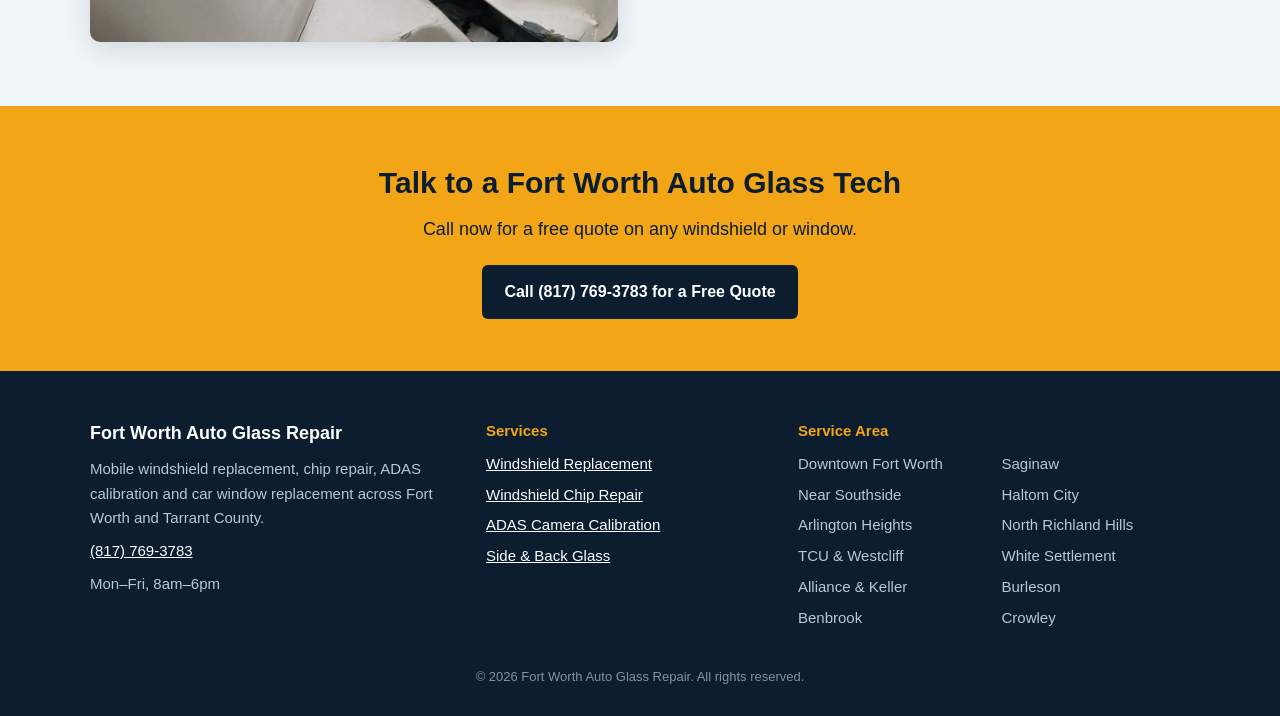
<file: contact.html>
<!DOCTYPE html>
<html lang="en">
<head>
<meta charset="UTF-8">
<meta name="viewport" content="width=device-width, initial-scale=1.0">
<title>Contact Us | Auto Glass Repair in Fort Worth, TX</title>
<meta name="description" content="Contact Fort Worth Auto Glass Repair for a free quote on windshield replacement, chip repair or window glass. Call (817) 769-3783.">
<link rel="canonical" href="https://www.fortworthautoglassrepair.com/contact.html">
<link rel="stylesheet" href="styles.css">
<script type="application/ld+json">
{
  "@context": "https://schema.org",
  "@type": "LocalBusiness",
  "name": "Fort Worth Auto Glass Repair",
  "telephone": "+1-817-769-3783",
  "url": "https://www.fortworthautoglassrepair.com/",
  "address": {
    "@type": "PostalAddress",
    "streetAddress": "702 Houston St Suite 5",
    "addressLocality": "Fort Worth",
    "addressRegion": "TX",
    "postalCode": "76102",
    "addressCountry": "US"
  },
  "areaServed": "Fort Worth, TX",
  "description": "Auto glass repair and windshield replacement in Fort Worth, TX",
  "openingHours": "Mo-Fr 08:00-18:00"
}
</script>
</head>
<body>
<header class="topbar">
  <div class="wrap bar">
    <a class="logo" href="/">Fort Worth <span>Auto Glass</span></a>
    <nav class="links"><a href="/">Home</a><a href="services.html">Services</a><a href="windshield-replacement-fort-worth.html">Replacement</a><a href="windshield-repair-fort-worth.html">Chip Repair</a><a href="contact.html" class="on">Contact</a></nav>
    <a class="btn-call" href="tel:+18177693783">Call (817) 769-3783</a>
  </div>
</header>

<section class="page-hero">
  <div class="wrap">
    <h1>Contact Fort Worth Auto Glass Repair</h1>
    <p>Call <a href="tel:+18177693783" style="color: #f2a516; text-decoration: underline;">(817) 769-3783</a> or send the form below for a free auto glass quote anywhere in Fort Worth.</p>
    <div class="btns"><a class="btn" href="tel:+18177693783">Call Now for a Free Quote</a></div>
  </div>
</section>
<section class="section">
  <div class="wrap split">
    <div>
      <h2>How to Reach Us in Fort Worth</h2>
      <p><strong>Phone:</strong> <a href="tel:+18177693783" style="color: #2563eb; text-decoration: underline;">(817) 769-3783</a><br><strong>Hours:</strong> Monday to Friday, 8am to 6pm<br><strong>Service office:</strong> 702 Houston St Suite 5, Fort Worth, TX 76102</p>
      <p>The address above is a service office, not a storefront. We do every windshield and window job in Fort Worth at your location.</p>
      <h3>Areas we cover</h3>
      <p>Downtown Fort Worth, Near Southside, Arlington Heights, TCU &amp; Westcliff, Alliance &amp; Keller, Benbrook, Saginaw, Haltom City, North Richland Hills, White Settlement, Burleson, Crowley, plus the rest of Fort Worth and nearby Tarrant County.</p>
    </div>
    <div>
<form class="form" action="https://formspree.io/f/xaeoepvn" method="POST">
  <h3>Request a Free Quote</h3>
  <input type="hidden" name="_subject" value="New lead - Auto Glass Repair Fort Worth TX (contact form)">
  <label>Name<input type="text" name="name" required></label>
  <label>Phone<input type="tel" name="phone" required></label>
  <label>Email<input type="email" name="email"></label>
  <label>Year, make and model<input type="text" name="vehicle" placeholder="2019 Ford F-150"></label>
  <label>What happened to the glass?<textarea name="message" rows="4"></textarea></label>
  <input type="text" name="_gotcha" style="display:none" tabindex="-1">
  <button class="btn" type="submit">Send My Quote Request</button>
  <p class="fine">Faster: call <a href="tel:+18177693783">(817) 769-3783</a></p>
</form>
    </div>
  </div>
</section>
<section class="section alt">
  <div class="wrap split">
    <img src="cracked-windshield-fort-worth.webp" alt="Cracked windshield repair in Fort Worth" width="1200" height="900" loading="lazy">
    <div>
      <h2>What Happens When You Call?</h2>
      <p>The first question we ask is &ldquo;What year, make and model?&rdquo; Then we&rsquo;ll ask where the damage is and how big it is. A photo from your phone helps a lot.</p>
      <p>From there you get a free quote for your Fort Worth auto glass job, an honest answer on repair versus replacement, and the earliest time we can come out. If you&rsquo;re going through insurance, have your policy number handy.</p>
      <p>Prefer to read first? Look over our <a href="services.html" style="color: #2563eb; text-decoration: underline;">auto glass services in Fort Worth</a>.</p>
    </div>
  </div>
</section>
<section class="cta-band">
  <div class="wrap">
    <h2>Talk to a Fort Worth Auto Glass Tech</h2>
    <p>Call now for a free quote on any windshield or window.</p>
    <a class="btn btn-dark" href="tel:+18177693783">Call (817) 769-3783 for a Free Quote</a>
  </div>
</section>

<footer class="foot">
  <div class="wrap foot-grid">
    <div>
      <p class="foot-name">Fort Worth Auto Glass Repair</p>
      <p>Mobile windshield replacement, chip repair, ADAS calibration and car window replacement across Fort Worth and Tarrant County.</p>
      <p><a href="tel:+18177693783">(817) 769-3783</a></p>
      <p>Mon&ndash;Fri, 8am&ndash;6pm</p>
    </div>
    <div>
      <p class="foot-head">Services</p>
      <ul>
        <li><a href="windshield-replacement-fort-worth.html">Windshield Replacement</a></li>
        <li><a href="windshield-repair-fort-worth.html">Windshield Chip Repair</a></li>
        <li><a href="adas-calibration-fort-worth.html">ADAS Camera Calibration</a></li>
        <li><a href="car-window-replacement-fort-worth.html">Side &amp; Back Glass</a></li>
      </ul>
    </div>
    <div>
      <p class="foot-head">Service Area</p>
      <ul class="cols"><li>Downtown Fort Worth</li><li>Near Southside</li><li>Arlington Heights</li><li>TCU &amp; Westcliff</li><li>Alliance &amp; Keller</li><li>Benbrook</li><li>Saginaw</li><li>Haltom City</li><li>North Richland Hills</li><li>White Settlement</li><li>Burleson</li><li>Crowley</li></ul>
    </div>
  </div>
  <p class="copy">&copy; 2026 Fort Worth Auto Glass Repair. All rights reserved.</p>
</footer>
</body>
</html>
</file>
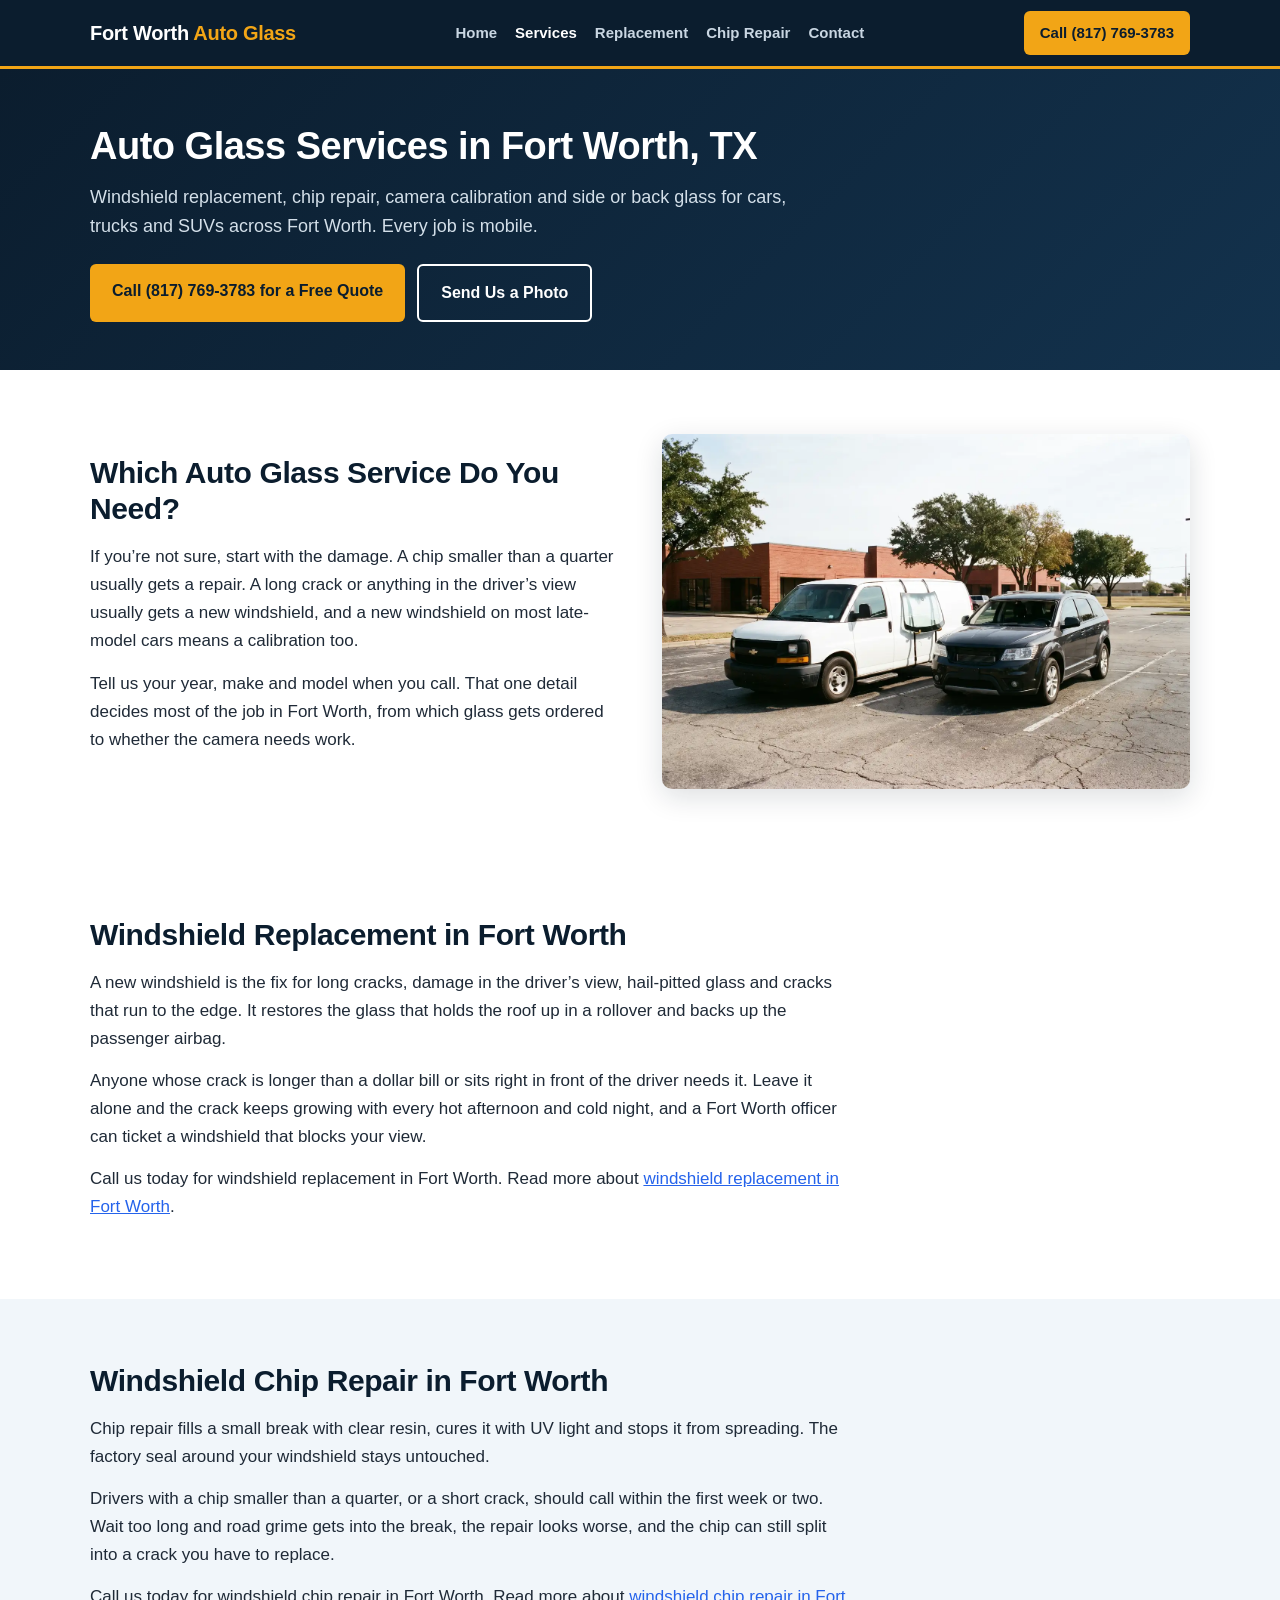
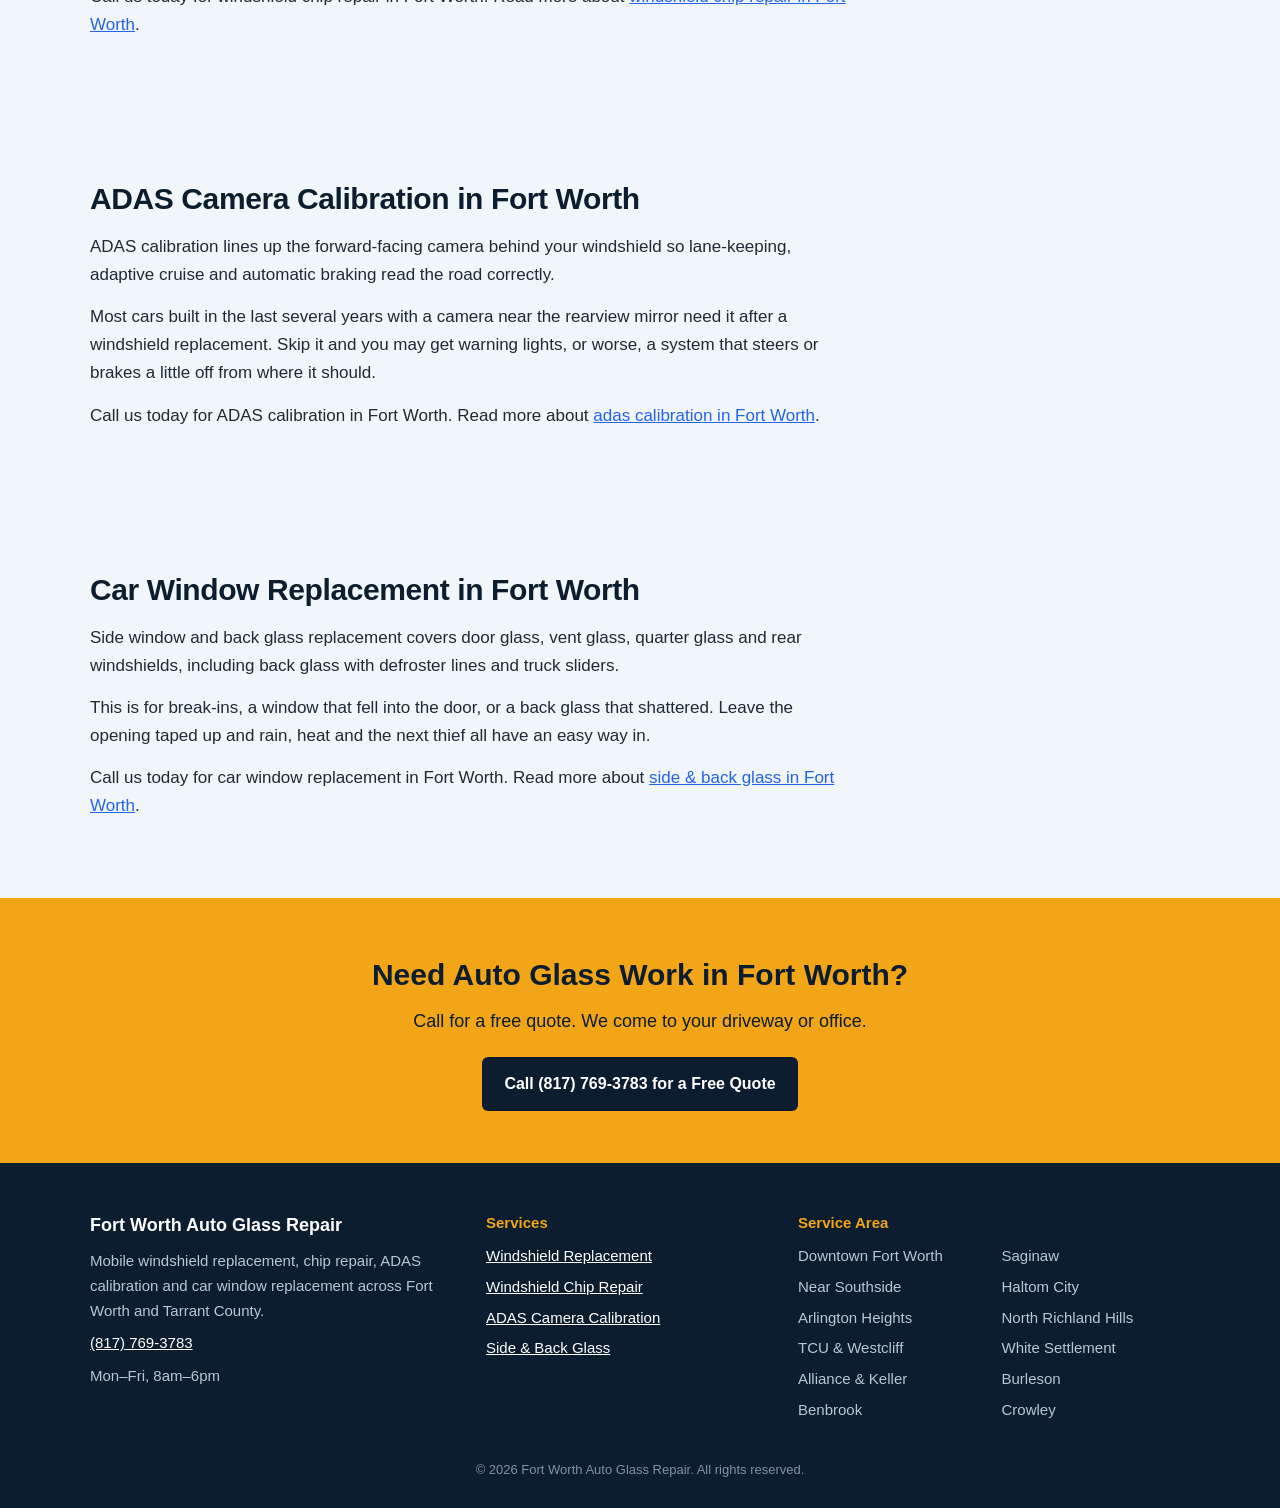
<file: services.html>
<!DOCTYPE html>
<html lang="en">
<head>
<meta charset="UTF-8">
<meta name="viewport" content="width=device-width, initial-scale=1.0">
<title>Auto Glass Services in Fort Worth, TX | Mobile</title>
<meta name="description" content="Windshield replacement, chip repair, ADAS calibration and side or back glass in Fort Worth, TX. Mobile service at your home or office.">
<link rel="canonical" href="https://www.fortworthautoglassrepair.com/services.html">
<link rel="stylesheet" href="styles.css">
<script type="application/ld+json">
{
  "@context": "https://schema.org",
  "@type": "LocalBusiness",
  "name": "Fort Worth Auto Glass Repair",
  "telephone": "+1-817-769-3783",
  "url": "https://www.fortworthautoglassrepair.com/",
  "address": {
    "@type": "PostalAddress",
    "streetAddress": "702 Houston St Suite 5",
    "addressLocality": "Fort Worth",
    "addressRegion": "TX",
    "postalCode": "76102",
    "addressCountry": "US"
  },
  "areaServed": "Fort Worth, TX",
  "description": "Auto glass repair and windshield replacement in Fort Worth, TX",
  "openingHours": "Mo-Fr 08:00-18:00"
}
</script>
<script type="application/ld+json">
{
  "@context": "https://schema.org",
  "@type": "Service",
  "serviceType": "Windshield Replacement",
  "areaServed": "Fort Worth",
  "provider": {
    "@type": "LocalBusiness",
    "name": "Fort Worth Auto Glass Repair"
  }
}
</script>
<script type="application/ld+json">
{
  "@context": "https://schema.org",
  "@type": "Service",
  "serviceType": "Windshield Chip Repair",
  "areaServed": "Fort Worth",
  "provider": {
    "@type": "LocalBusiness",
    "name": "Fort Worth Auto Glass Repair"
  }
}
</script>
<script type="application/ld+json">
{
  "@context": "https://schema.org",
  "@type": "Service",
  "serviceType": "ADAS Calibration",
  "areaServed": "Fort Worth",
  "provider": {
    "@type": "LocalBusiness",
    "name": "Fort Worth Auto Glass Repair"
  }
}
</script>
<script type="application/ld+json">
{
  "@context": "https://schema.org",
  "@type": "Service",
  "serviceType": "Side & Back Glass",
  "areaServed": "Fort Worth",
  "provider": {
    "@type": "LocalBusiness",
    "name": "Fort Worth Auto Glass Repair"
  }
}
</script>
</head>
<body>
<header class="topbar">
  <div class="wrap bar">
    <a class="logo" href="/">Fort Worth <span>Auto Glass</span></a>
    <nav class="links"><a href="/">Home</a><a href="services.html" class="on">Services</a><a href="windshield-replacement-fort-worth.html">Replacement</a><a href="windshield-repair-fort-worth.html">Chip Repair</a><a href="contact.html">Contact</a></nav>
    <a class="btn-call" href="tel:+18177693783">Call (817) 769-3783</a>
  </div>
</header>

<section class="page-hero">
  <div class="wrap">
    <h1>Auto Glass Services in Fort Worth, TX</h1>
    <p>Windshield replacement, chip repair, camera calibration and side or back glass for cars, trucks and SUVs across Fort Worth. Every job is mobile.</p>
    <div class="btns"><a class="btn" href="tel:+18177693783">Call (817) 769-3783 for a Free Quote</a><a class="btn btn-ghost" href="contact.html">Send Us a Photo</a></div>
  </div>
</section>
<section class="section">
  <div class="wrap split">
    <div>
      <h2>Which Auto Glass Service Do You Need?</h2>
      <p>If you&rsquo;re not sure, start with the damage. A chip smaller than a quarter usually gets a repair. A long crack or anything in the driver&rsquo;s view usually gets a new windshield, and a new windshield on most late-model cars means a calibration too.</p>
      <p>Tell us your year, make and model when you call. That one detail decides most of the job in Fort Worth, from which glass gets ordered to whether the camera needs work.</p>
    </div>
    <img src="mobile-auto-glass-van-fort-worth.webp" alt="Auto glass replacement service in Fort Worth" width="1400" height="939" loading="lazy">
  </div>
</section>

<section class="section">
  <div class="wrap">
    <h2>Windshield Replacement in Fort Worth</h2>
    <p>A new windshield is the fix for long cracks, damage in the driver&rsquo;s view, hail-pitted glass and cracks that run to the edge. It restores the glass that holds the roof up in a rollover and backs up the passenger airbag.</p>
    <p>Anyone whose crack is longer than a dollar bill or sits right in front of the driver needs it. Leave it alone and the crack keeps growing with every hot afternoon and cold night, and a Fort Worth officer can ticket a windshield that blocks your view.</p>
    <p>Call us today for windshield replacement in Fort Worth. Read more about <a href="windshield-replacement-fort-worth.html" style="color: #2563eb; text-decoration: underline;">windshield replacement in Fort Worth</a>.</p>
  </div>
</section>
<section class="section alt">
  <div class="wrap">
    <h2>Windshield Chip Repair in Fort Worth</h2>
    <p>Chip repair fills a small break with clear resin, cures it with UV light and stops it from spreading. The factory seal around your windshield stays untouched.</p>
    <p>Drivers with a chip smaller than a quarter, or a short crack, should call within the first week or two. Wait too long and road grime gets into the break, the repair looks worse, and the chip can still split into a crack you have to replace.</p>
    <p>Call us today for windshield chip repair in Fort Worth. Read more about <a href="windshield-repair-fort-worth.html" style="color: #2563eb; text-decoration: underline;">windshield chip repair in Fort Worth</a>.</p>
  </div>
</section>
<section class="section alt">
  <div class="wrap">
    <h2>ADAS Camera Calibration in Fort Worth</h2>
    <p>ADAS calibration lines up the forward-facing camera behind your windshield so lane-keeping, adaptive cruise and automatic braking read the road correctly.</p>
    <p>Most cars built in the last several years with a camera near the rearview mirror need it after a windshield replacement. Skip it and you may get warning lights, or worse, a system that steers or brakes a little off from where it should.</p>
    <p>Call us today for ADAS calibration in Fort Worth. Read more about <a href="adas-calibration-fort-worth.html" style="color: #2563eb; text-decoration: underline;">adas calibration in Fort Worth</a>.</p>
  </div>
</section>
<section class="section alt">
  <div class="wrap">
    <h2>Car Window Replacement in Fort Worth</h2>
    <p>Side window and back glass replacement covers door glass, vent glass, quarter glass and rear windshields, including back glass with defroster lines and truck sliders.</p>
    <p>This is for break-ins, a window that fell into the door, or a back glass that shattered. Leave the opening taped up and rain, heat and the next thief all have an easy way in.</p>
    <p>Call us today for car window replacement in Fort Worth. Read more about <a href="car-window-replacement-fort-worth.html" style="color: #2563eb; text-decoration: underline;">side &amp; back glass in Fort Worth</a>.</p>
  </div>
</section>
<section class="cta-band">
  <div class="wrap">
    <h2>Need Auto Glass Work in Fort Worth?</h2>
    <p>Call for a free quote. We come to your driveway or office.</p>
    <a class="btn btn-dark" href="tel:+18177693783">Call (817) 769-3783 for a Free Quote</a>
  </div>
</section>

<footer class="foot">
  <div class="wrap foot-grid">
    <div>
      <p class="foot-name">Fort Worth Auto Glass Repair</p>
      <p>Mobile windshield replacement, chip repair, ADAS calibration and car window replacement across Fort Worth and Tarrant County.</p>
      <p><a href="tel:+18177693783">(817) 769-3783</a></p>
      <p>Mon&ndash;Fri, 8am&ndash;6pm</p>
    </div>
    <div>
      <p class="foot-head">Services</p>
      <ul>
        <li><a href="windshield-replacement-fort-worth.html">Windshield Replacement</a></li>
        <li><a href="windshield-repair-fort-worth.html">Windshield Chip Repair</a></li>
        <li><a href="adas-calibration-fort-worth.html">ADAS Camera Calibration</a></li>
        <li><a href="car-window-replacement-fort-worth.html">Side &amp; Back Glass</a></li>
      </ul>
    </div>
    <div>
      <p class="foot-head">Service Area</p>
      <ul class="cols"><li>Downtown Fort Worth</li><li>Near Southside</li><li>Arlington Heights</li><li>TCU &amp; Westcliff</li><li>Alliance &amp; Keller</li><li>Benbrook</li><li>Saginaw</li><li>Haltom City</li><li>North Richland Hills</li><li>White Settlement</li><li>Burleson</li><li>Crowley</li></ul>
    </div>
  </div>
  <p class="copy">&copy; 2026 Fort Worth Auto Glass Repair. All rights reserved.</p>
</footer>
</body>
</html>
</file>
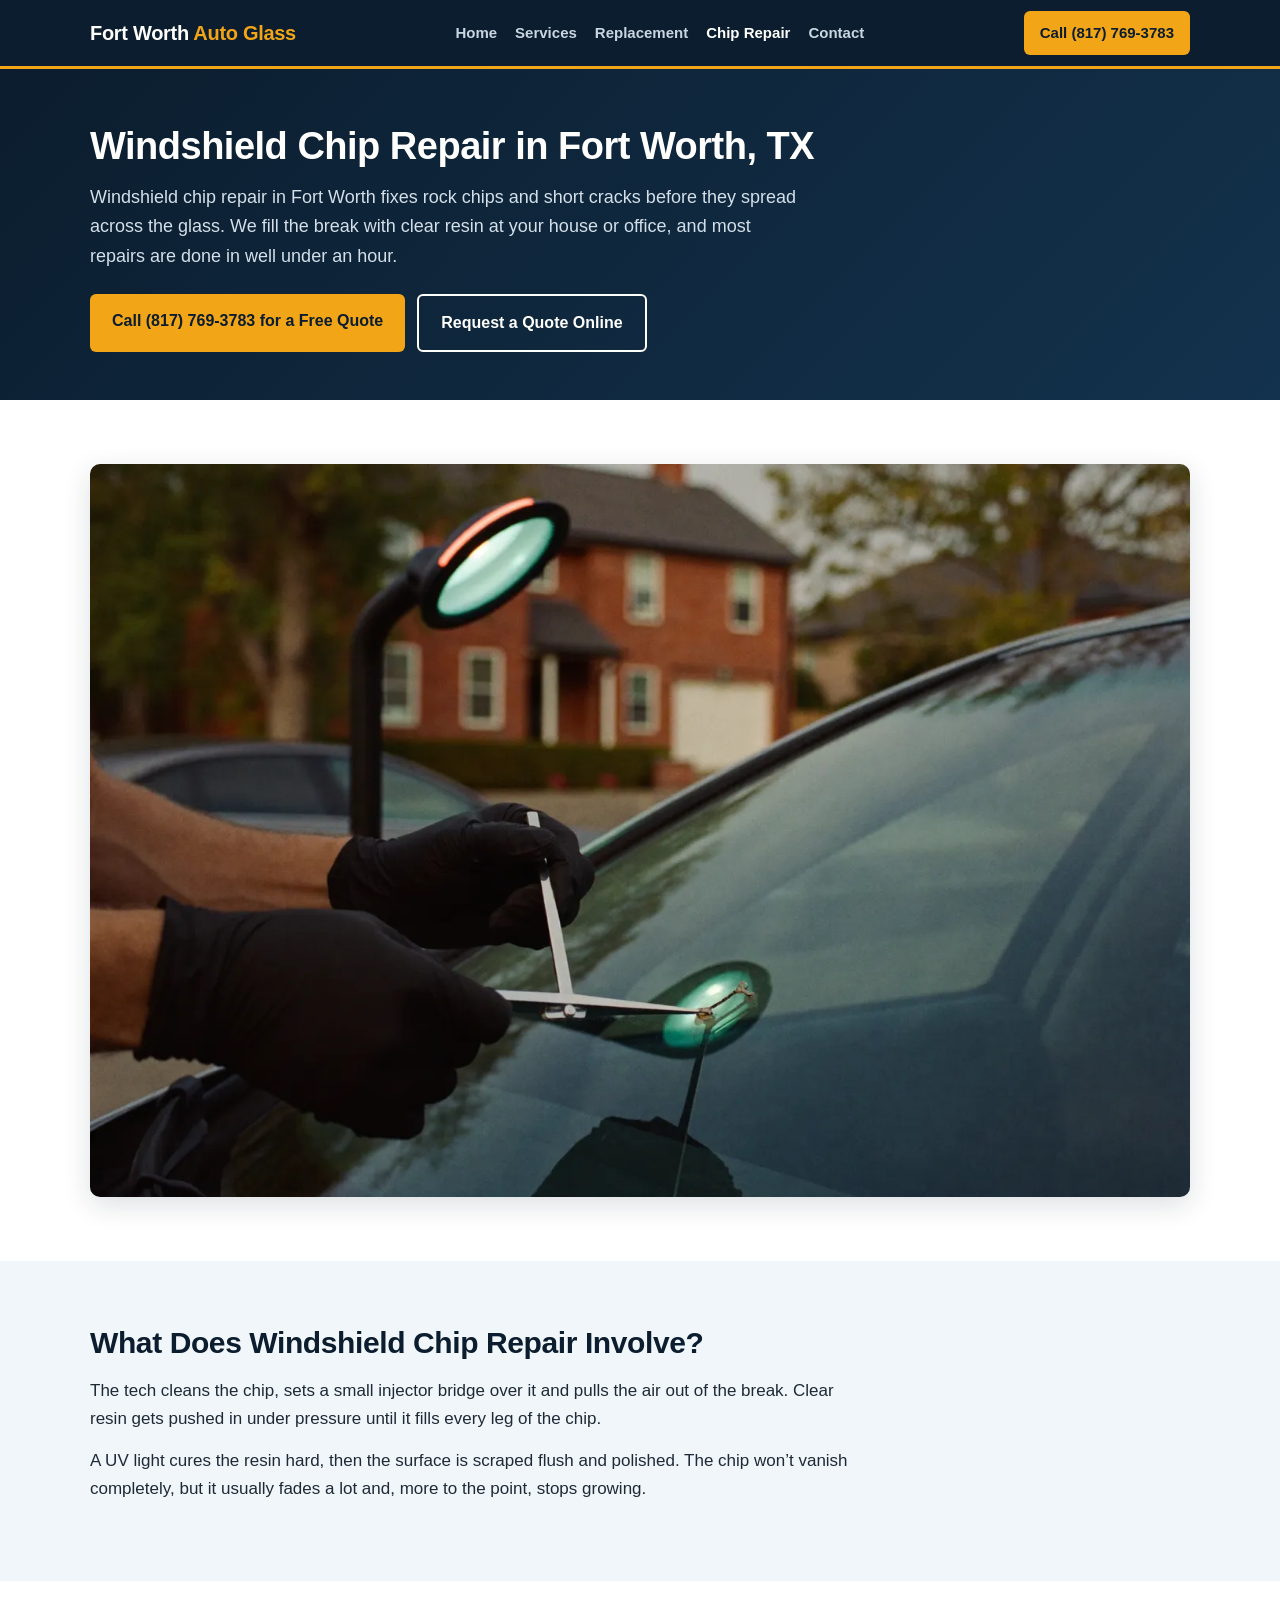
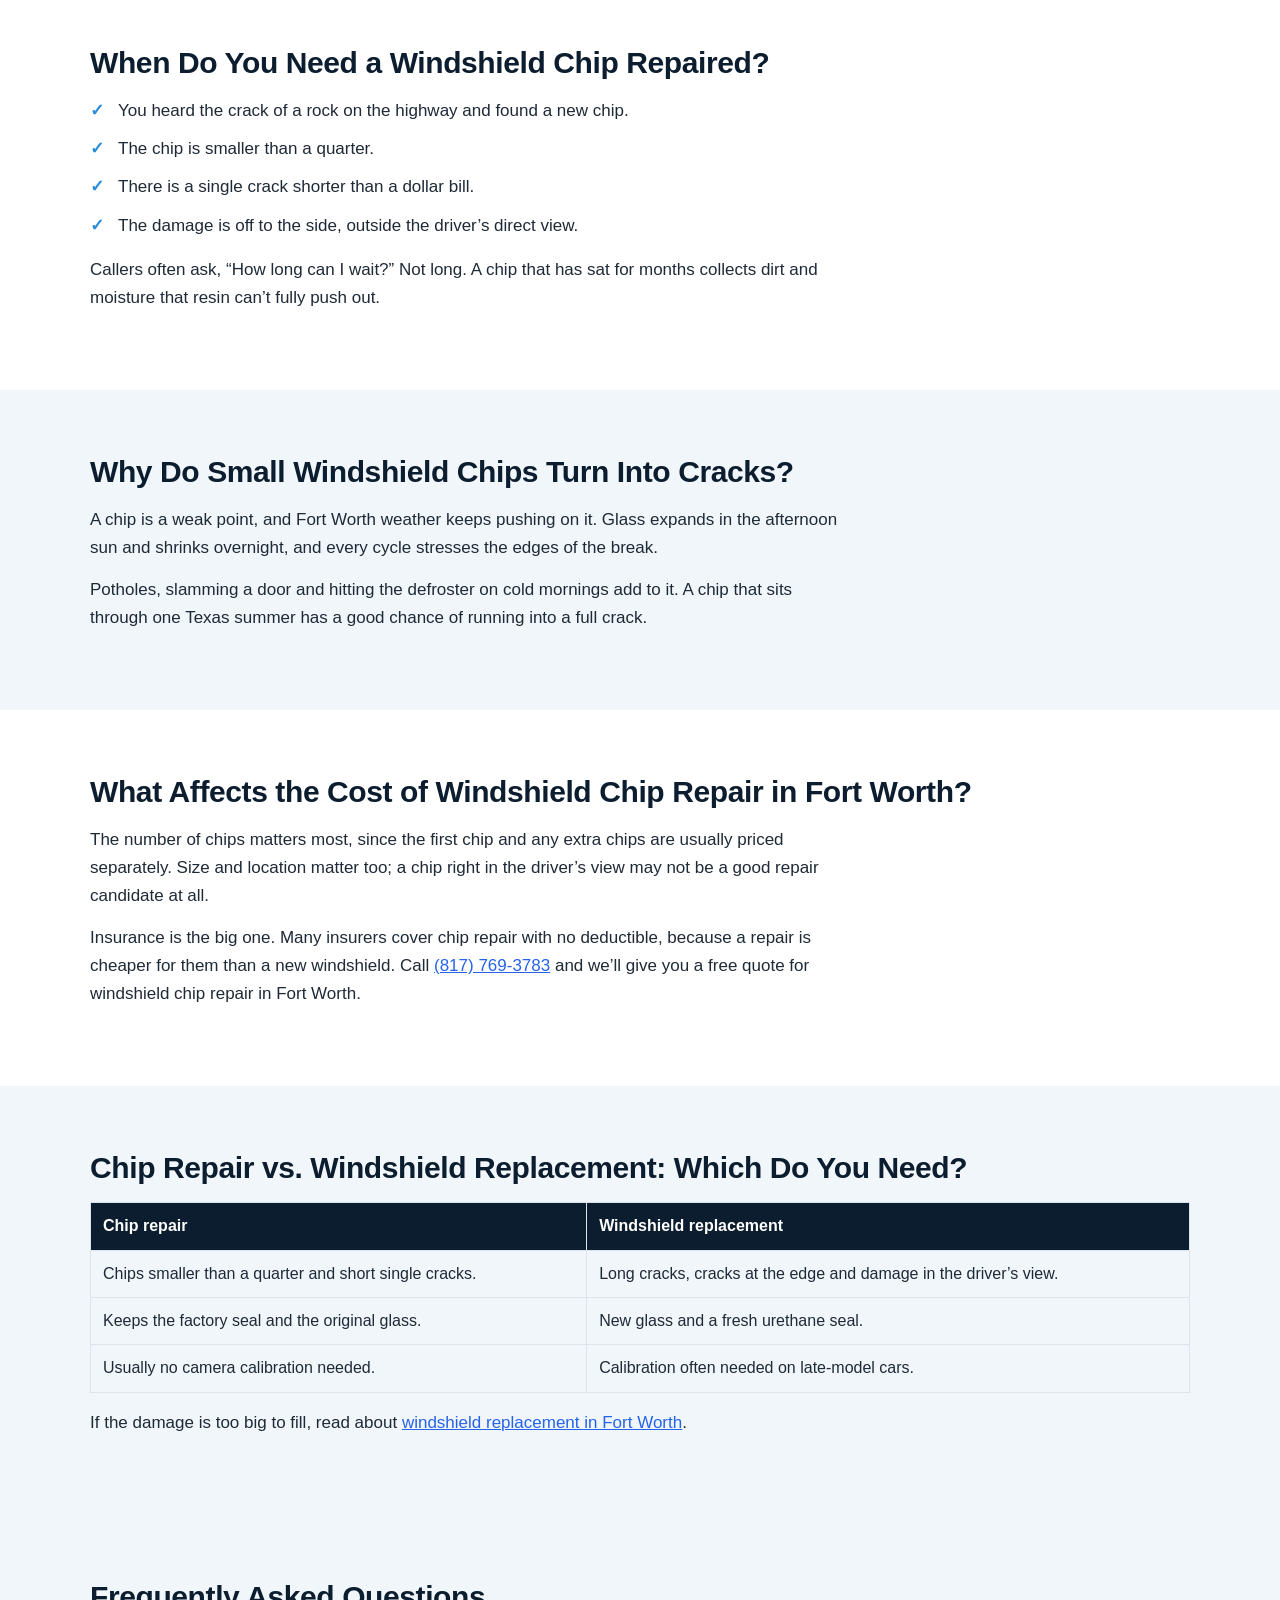
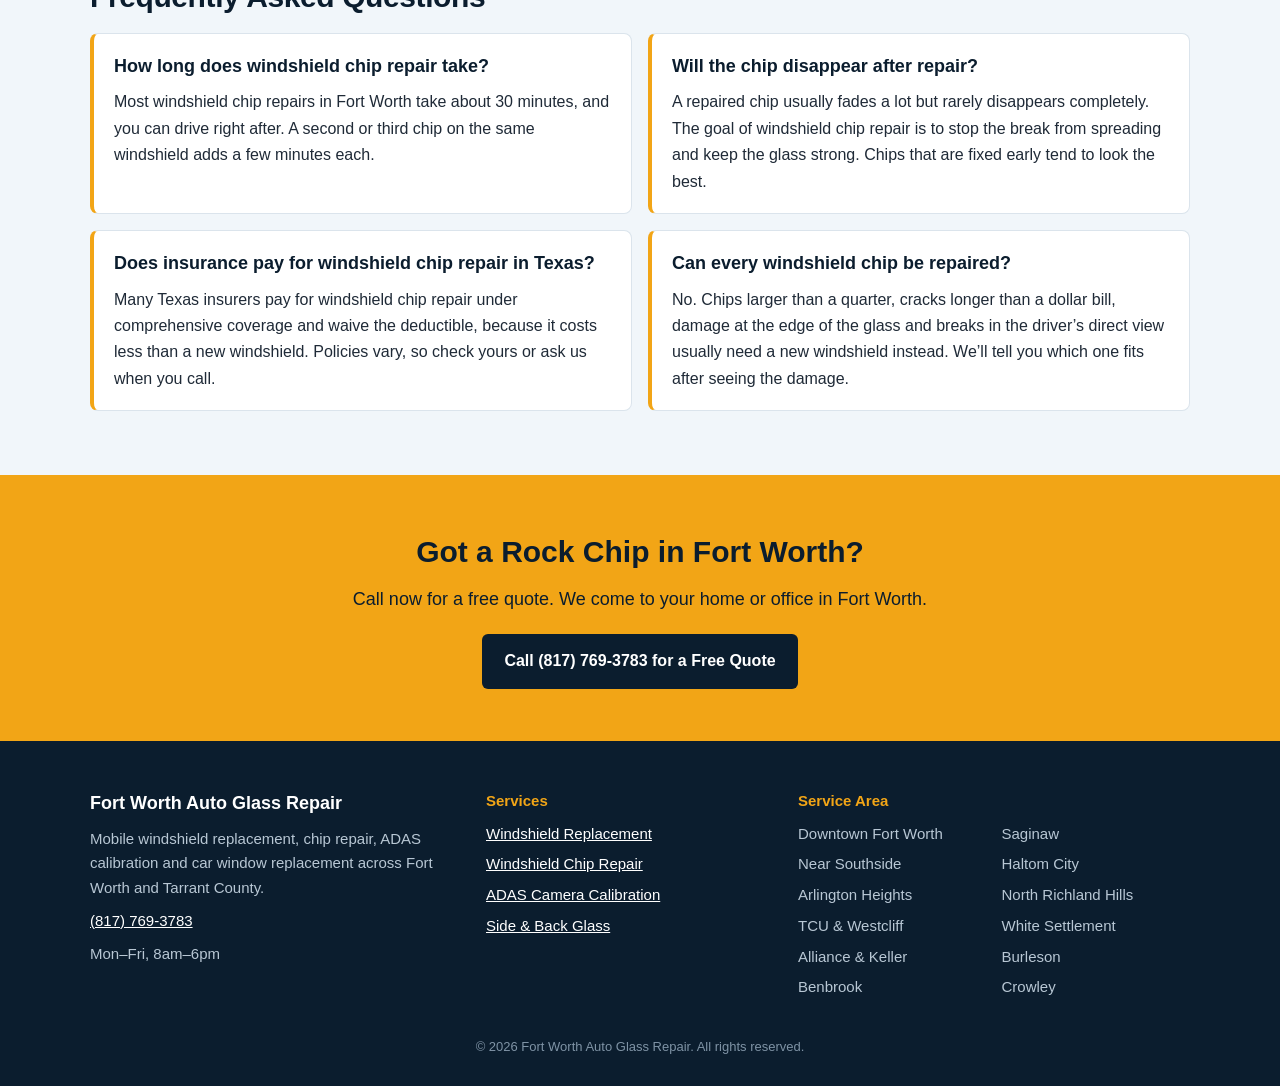
<file: windshield-repair-fort-worth.html>
<!DOCTYPE html>
<html lang="en">
<head>
<meta charset="UTF-8">
<meta name="viewport" content="width=device-width, initial-scale=1.0">
<title>Windshield Chip Repair in Fort Worth, TX | Mobile</title>
<meta name="description" content="Windshield chip repair in Fort Worth, TX. We fill rock chips and short cracks with resin at your home or office before they spread. Free quote.">
<link rel="canonical" href="https://www.fortworthautoglassrepair.com/windshield-repair-fort-worth.html">
<link rel="stylesheet" href="styles.css">
<script type="application/ld+json">
{
  "@context": "https://schema.org",
  "@type": "LocalBusiness",
  "name": "Fort Worth Auto Glass Repair",
  "telephone": "+1-817-769-3783",
  "url": "https://www.fortworthautoglassrepair.com/",
  "address": {
    "@type": "PostalAddress",
    "streetAddress": "702 Houston St Suite 5",
    "addressLocality": "Fort Worth",
    "addressRegion": "TX",
    "postalCode": "76102",
    "addressCountry": "US"
  },
  "areaServed": "Fort Worth, TX",
  "description": "Auto glass repair and windshield replacement in Fort Worth, TX",
  "openingHours": "Mo-Fr 08:00-18:00"
}
</script>
<script type="application/ld+json">
{
  "@context": "https://schema.org",
  "@type": "FAQPage",
  "mainEntity": [
    {
      "@type": "Question",
      "name": "How long does windshield chip repair take?",
      "acceptedAnswer": {
        "@type": "Answer",
        "text": "Most windshield chip repairs in Fort Worth take about 30 minutes, and you can drive right after. A second or third chip on the same windshield adds a few minutes each."
      }
    },
    {
      "@type": "Question",
      "name": "Will the chip disappear after repair?",
      "acceptedAnswer": {
        "@type": "Answer",
        "text": "A repaired chip usually fades a lot but rarely disappears completely. The goal of windshield chip repair is to stop the break from spreading and keep the glass strong. Chips that are fixed early tend to look the best."
      }
    },
    {
      "@type": "Question",
      "name": "Does insurance pay for windshield chip repair in Texas?",
      "acceptedAnswer": {
        "@type": "Answer",
        "text": "Many Texas insurers pay for windshield chip repair under comprehensive coverage and waive the deductible, because it costs less than a new windshield. Policies vary, so check yours or ask us when you call."
      }
    },
    {
      "@type": "Question",
      "name": "Can every windshield chip be repaired?",
      "acceptedAnswer": {
        "@type": "Answer",
        "text": "No. Chips larger than a quarter, cracks longer than a dollar bill, damage at the edge of the glass and breaks in the driver\u2019s direct view usually need a new windshield instead. We\u2019ll tell you which one fits after seeing the damage."
      }
    }
  ]
}
</script>
</head>
<body>
<header class="topbar">
  <div class="wrap bar">
    <a class="logo" href="/">Fort Worth <span>Auto Glass</span></a>
    <nav class="links"><a href="/">Home</a><a href="services.html">Services</a><a href="windshield-replacement-fort-worth.html">Replacement</a><a href="windshield-repair-fort-worth.html" class="on">Chip Repair</a><a href="contact.html">Contact</a></nav>
    <a class="btn-call" href="tel:+18177693783">Call (817) 769-3783</a>
  </div>
</header>

<section class="page-hero">
  <div class="wrap">
    <h1>Windshield Chip Repair in Fort Worth, TX</h1>
    <p>Windshield chip repair in Fort Worth fixes rock chips and short cracks before they spread across the glass. We fill the break with clear resin at your house or office, and most repairs are done in well under an hour.</p>
    <div class="btns"><a class="btn" href="tel:+18177693783">Call (817) 769-3783 for a Free Quote</a><a class="btn btn-ghost" href="contact.html">Request a Quote Online</a></div>
  </div>
</section>
<section class="section">
  <div class="wrap figure"><img src="windshield-chip-repair-fort-worth.webp" alt="Windshield chip repair in Fort Worth with resin tool" width="1400" height="933" loading="lazy"></div>
</section>

<section class="section alt">
  <div class="wrap">
    <h2>What Does Windshield Chip Repair Involve?</h2>
<p>The tech cleans the chip, sets a small injector bridge over it and pulls the air out of the break. Clear resin gets pushed in under pressure until it fills every leg of the chip.</p>
<p>A UV light cures the resin hard, then the surface is scraped flush and polished. The chip won&rsquo;t vanish completely, but it usually fades a lot and, more to the point, stops growing.</p>
  </div>
</section>
<section class="section">
  <div class="wrap">
    <h2>When Do You Need a Windshield Chip Repaired?</h2>
<ul class="ticks">
<li>You heard the crack of a rock on the highway and found a new chip.</li>
<li>The chip is smaller than a quarter.</li>
<li>There is a single crack shorter than a dollar bill.</li>
<li>The damage is off to the side, outside the driver&rsquo;s direct view.</li>
</ul>
<p>Callers often ask, &ldquo;How long can I wait?&rdquo; Not long. A chip that has sat for months collects dirt and moisture that resin can&rsquo;t fully push out.</p>
  </div>
</section>
<section class="section alt">
  <div class="wrap">
    <h2>Why Do Small Windshield Chips Turn Into Cracks?</h2>
<p>A chip is a weak point, and Fort Worth weather keeps pushing on it. Glass expands in the afternoon sun and shrinks overnight, and every cycle stresses the edges of the break.</p>
<p>Potholes, slamming a door and hitting the defroster on cold mornings add to it. A chip that sits through one Texas summer has a good chance of running into a full crack.</p>
  </div>
</section>
<section class="section">
  <div class="wrap">
    <h2>What Affects the Cost of Windshield Chip Repair in Fort Worth?</h2>
<p>The number of chips matters most, since the first chip and any extra chips are usually priced separately. Size and location matter too; a chip right in the driver&rsquo;s view may not be a good repair candidate at all.</p>
<p>Insurance is the big one. Many insurers cover chip repair with no deductible, because a repair is cheaper for them than a new windshield. Call <a href="tel:+18177693783" style="color: #2563eb; text-decoration: underline;">(817) 769-3783</a> and we&rsquo;ll give you a free quote for windshield chip repair in Fort Worth.</p>
  </div>
</section>
<section class="section alt">
  <div class="wrap">
    <h2>Chip Repair vs. Windshield Replacement: Which Do You Need?</h2>
<table class="compare">
<tr><th>Chip repair</th><th>Windshield replacement</th></tr>
<tr><td>Chips smaller than a quarter and short single cracks.</td><td>Long cracks, cracks at the edge and damage in the driver&rsquo;s view.</td></tr>
<tr><td>Keeps the factory seal and the original glass.</td><td>New glass and a fresh urethane seal.</td></tr>
<tr><td>Usually no camera calibration needed.</td><td>Calibration often needed on late-model cars.</td></tr>
</table>
<p>If the damage is too big to fill, read about <a href="windshield-replacement-fort-worth.html" style="color: #2563eb; text-decoration: underline;">windshield replacement in Fort Worth</a>.</p>
  </div>
</section>
<section class="section alt" id="faq">
  <div class="wrap">
    <h2>Frequently Asked Questions</h2>
    <div class="faq-grid">
<div class="faq-card"><h3>How long does windshield chip repair take?</h3><p>Most windshield chip repairs in Fort Worth take about 30 minutes, and you can drive right after. A second or third chip on the same windshield adds a few minutes each.</p></div>
<div class="faq-card"><h3>Will the chip disappear after repair?</h3><p>A repaired chip usually fades a lot but rarely disappears completely. The goal of windshield chip repair is to stop the break from spreading and keep the glass strong. Chips that are fixed early tend to look the best.</p></div>
<div class="faq-card"><h3>Does insurance pay for windshield chip repair in Texas?</h3><p>Many Texas insurers pay for windshield chip repair under comprehensive coverage and waive the deductible, because it costs less than a new windshield. Policies vary, so check yours or ask us when you call.</p></div>
<div class="faq-card"><h3>Can every windshield chip be repaired?</h3><p>No. Chips larger than a quarter, cracks longer than a dollar bill, damage at the edge of the glass and breaks in the driver&rsquo;s direct view usually need a new windshield instead. We&rsquo;ll tell you which one fits after seeing the damage.</p></div>
    </div>
  </div>
</section>
<section class="cta-band">
  <div class="wrap">
    <h2>Got a Rock Chip in Fort Worth?</h2>
    <p>Call now for a free quote. We come to your home or office in Fort Worth.</p>
    <a class="btn btn-dark" href="tel:+18177693783">Call (817) 769-3783 for a Free Quote</a>
  </div>
</section>

<footer class="foot">
  <div class="wrap foot-grid">
    <div>
      <p class="foot-name">Fort Worth Auto Glass Repair</p>
      <p>Mobile windshield replacement, chip repair, ADAS calibration and car window replacement across Fort Worth and Tarrant County.</p>
      <p><a href="tel:+18177693783">(817) 769-3783</a></p>
      <p>Mon&ndash;Fri, 8am&ndash;6pm</p>
    </div>
    <div>
      <p class="foot-head">Services</p>
      <ul>
        <li><a href="windshield-replacement-fort-worth.html">Windshield Replacement</a></li>
        <li><a href="windshield-repair-fort-worth.html">Windshield Chip Repair</a></li>
        <li><a href="adas-calibration-fort-worth.html">ADAS Camera Calibration</a></li>
        <li><a href="car-window-replacement-fort-worth.html">Side &amp; Back Glass</a></li>
      </ul>
    </div>
    <div>
      <p class="foot-head">Service Area</p>
      <ul class="cols"><li>Downtown Fort Worth</li><li>Near Southside</li><li>Arlington Heights</li><li>TCU &amp; Westcliff</li><li>Alliance &amp; Keller</li><li>Benbrook</li><li>Saginaw</li><li>Haltom City</li><li>North Richland Hills</li><li>White Settlement</li><li>Burleson</li><li>Crowley</li></ul>
    </div>
  </div>
  <p class="copy">&copy; 2026 Fort Worth Auto Glass Repair. All rights reserved.</p>
</footer>
</body>
</html>
</file>
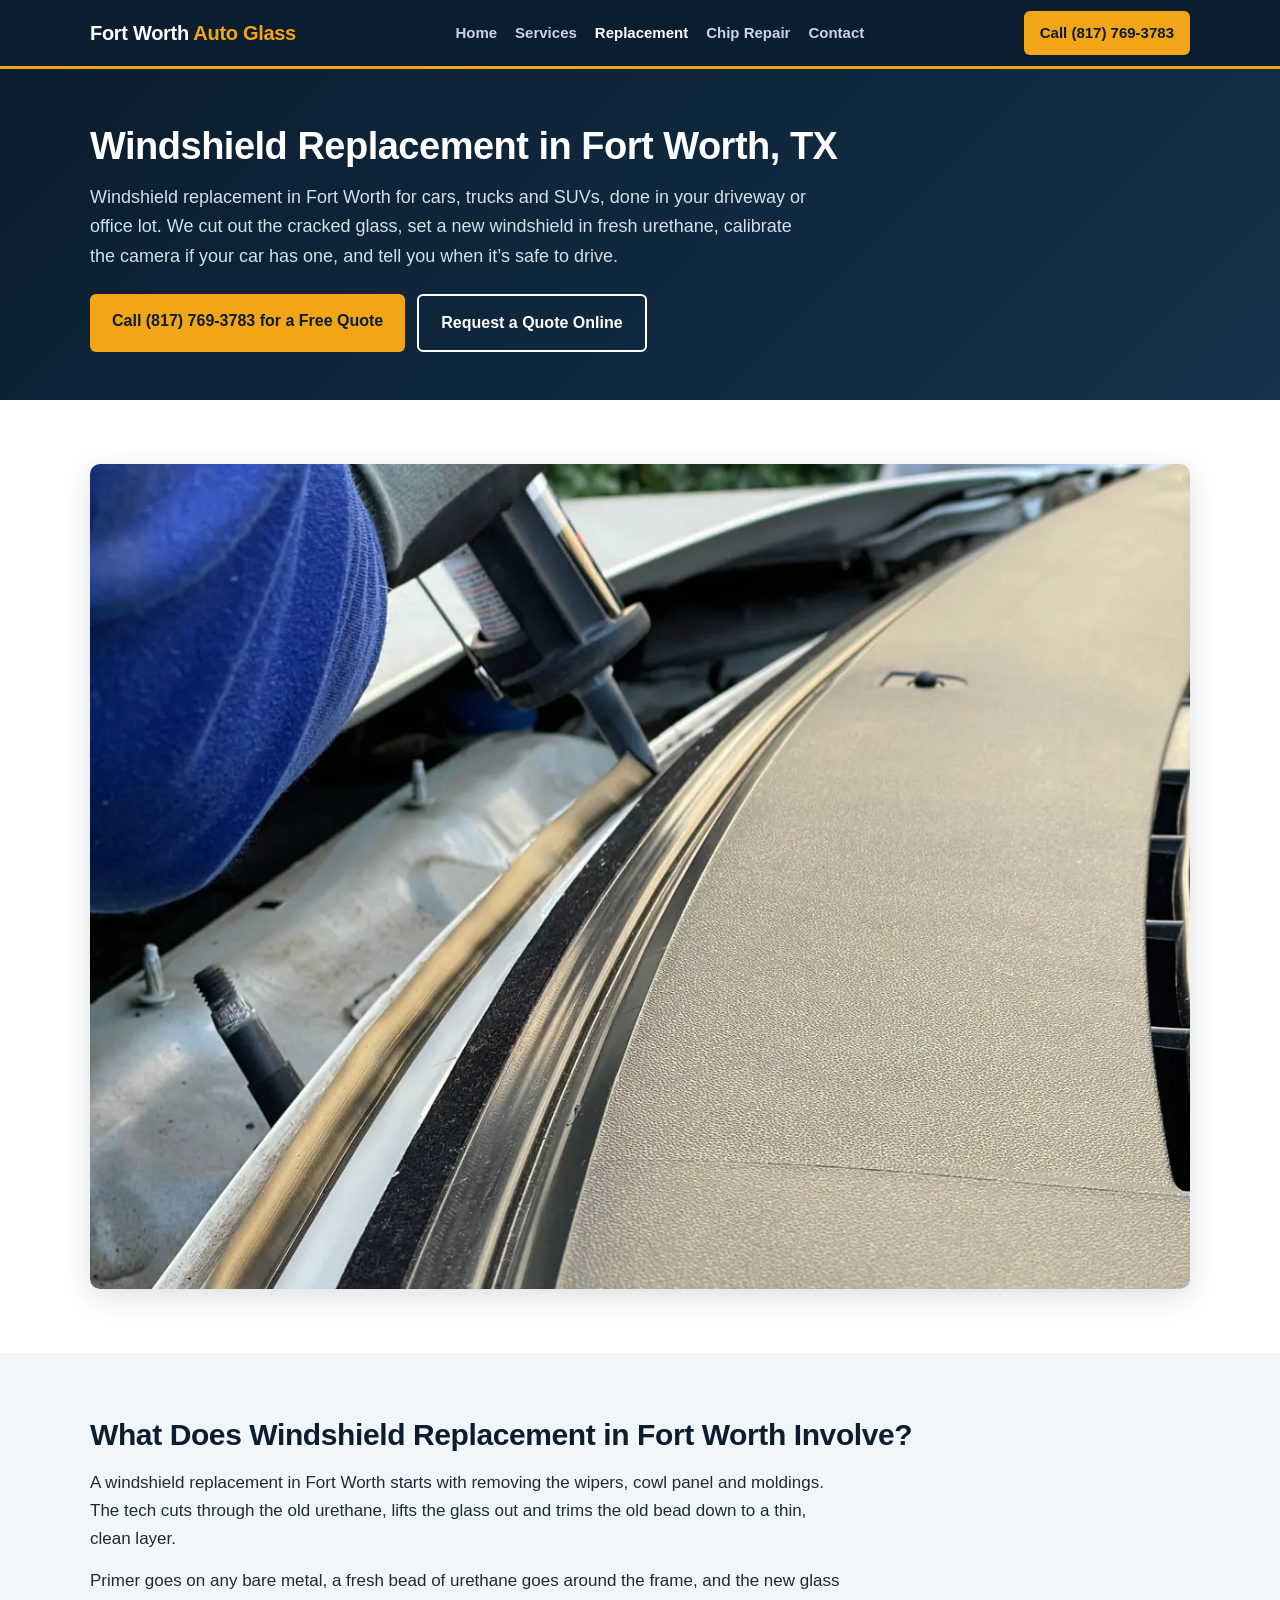
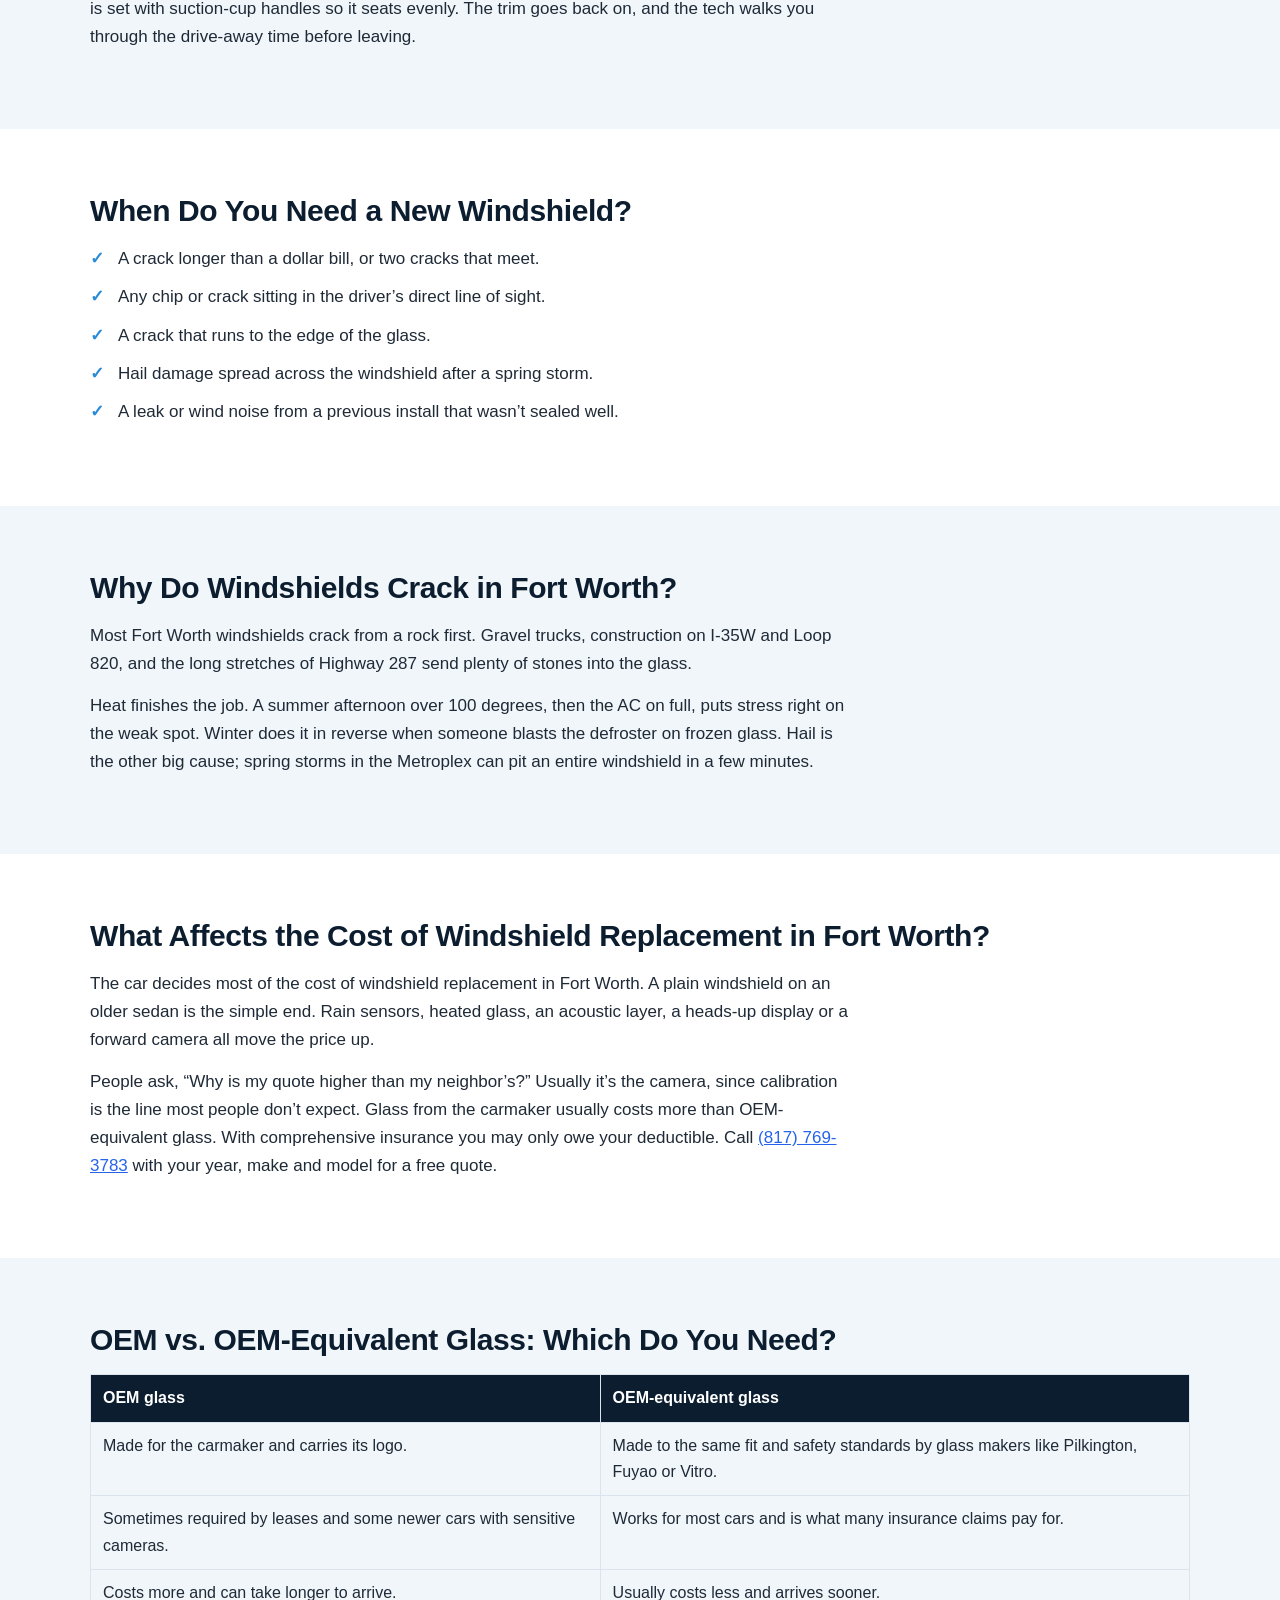
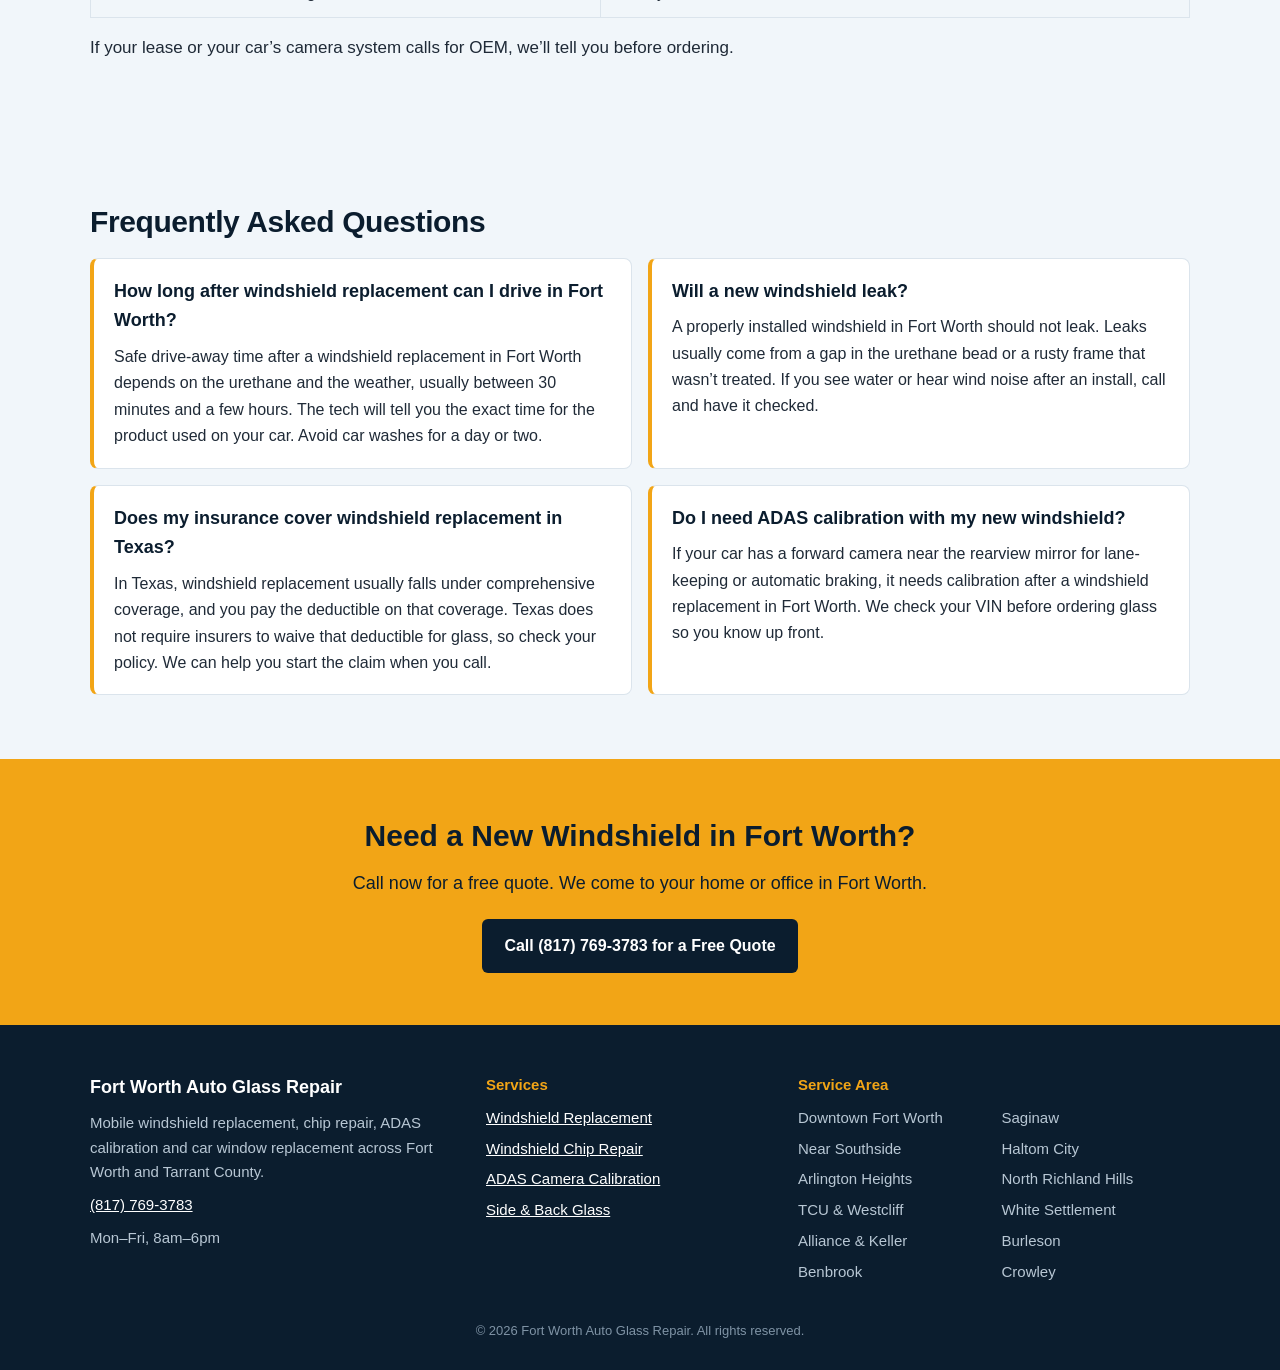
<file: windshield-replacement-fort-worth.html>
<!DOCTYPE html>
<html lang="en">
<head>
<meta charset="UTF-8">
<meta name="viewport" content="width=device-width, initial-scale=1.0">
<title>Windshield Replacement in Fort Worth, TX | Mobile</title>
<meta name="description" content="Windshield replacement in Fort Worth, TX at your home or office. OEM or OEM-equivalent glass, camera calibration and insurance help. Free quote.">
<link rel="canonical" href="https://www.fortworthautoglassrepair.com/windshield-replacement-fort-worth.html">
<link rel="stylesheet" href="styles.css">
<script type="application/ld+json">
{
  "@context": "https://schema.org",
  "@type": "LocalBusiness",
  "name": "Fort Worth Auto Glass Repair",
  "telephone": "+1-817-769-3783",
  "url": "https://www.fortworthautoglassrepair.com/",
  "address": {
    "@type": "PostalAddress",
    "streetAddress": "702 Houston St Suite 5",
    "addressLocality": "Fort Worth",
    "addressRegion": "TX",
    "postalCode": "76102",
    "addressCountry": "US"
  },
  "areaServed": "Fort Worth, TX",
  "description": "Auto glass repair and windshield replacement in Fort Worth, TX",
  "openingHours": "Mo-Fr 08:00-18:00"
}
</script>
<script type="application/ld+json">
{
  "@context": "https://schema.org",
  "@type": "FAQPage",
  "mainEntity": [
    {
      "@type": "Question",
      "name": "How long after windshield replacement can I drive in Fort Worth?",
      "acceptedAnswer": {
        "@type": "Answer",
        "text": "Safe drive-away time after a windshield replacement in Fort Worth depends on the urethane and the weather, usually between 30 minutes and a few hours. The tech will tell you the exact time for the product used on your car. Avoid car washes for a day or two."
      }
    },
    {
      "@type": "Question",
      "name": "Will a new windshield leak?",
      "acceptedAnswer": {
        "@type": "Answer",
        "text": "A properly installed windshield in Fort Worth should not leak. Leaks usually come from a gap in the urethane bead or a rusty frame that wasn\u2019t treated. If you see water or hear wind noise after an install, call and have it checked."
      }
    },
    {
      "@type": "Question",
      "name": "Does my insurance cover windshield replacement in Texas?",
      "acceptedAnswer": {
        "@type": "Answer",
        "text": "In Texas, windshield replacement usually falls under comprehensive coverage, and you pay the deductible on that coverage. Texas does not require insurers to waive that deductible for glass, so check your policy. We can help you start the claim when you call."
      }
    },
    {
      "@type": "Question",
      "name": "Do I need ADAS calibration with my new windshield?",
      "acceptedAnswer": {
        "@type": "Answer",
        "text": "If your car has a forward camera near the rearview mirror for lane-keeping or automatic braking, it needs calibration after a windshield replacement in Fort Worth. We check your VIN before ordering glass so you know up front."
      }
    }
  ]
}
</script>
</head>
<body>
<header class="topbar">
  <div class="wrap bar">
    <a class="logo" href="/">Fort Worth <span>Auto Glass</span></a>
    <nav class="links"><a href="/">Home</a><a href="services.html">Services</a><a href="windshield-replacement-fort-worth.html" class="on">Replacement</a><a href="windshield-repair-fort-worth.html">Chip Repair</a><a href="contact.html">Contact</a></nav>
    <a class="btn-call" href="tel:+18177693783">Call (817) 769-3783</a>
  </div>
</header>

<section class="page-hero">
  <div class="wrap">
    <h1>Windshield Replacement in Fort Worth, TX</h1>
    <p>Windshield replacement in Fort Worth for cars, trucks and SUVs, done in your driveway or office lot. We cut out the cracked glass, set a new windshield in fresh urethane, calibrate the camera if your car has one, and tell you when it&rsquo;s safe to drive.</p>
    <div class="btns"><a class="btn" href="tel:+18177693783">Call (817) 769-3783 for a Free Quote</a><a class="btn btn-ghost" href="contact.html">Request a Quote Online</a></div>
  </div>
</section>
<section class="section">
  <div class="wrap figure"><img src="windshield-urethane-install-fort-worth.webp" alt="Windshield replacement urethane install in Fort Worth" width="1200" height="900" loading="lazy"></div>
</section>

<section class="section alt">
  <div class="wrap">
    <h2>What Does Windshield Replacement in Fort Worth Involve?</h2>
<p>A windshield replacement in Fort Worth starts with removing the wipers, cowl panel and moldings. The tech cuts through the old urethane, lifts the glass out and trims the old bead down to a thin, clean layer.</p>
<p>Primer goes on any bare metal, a fresh bead of urethane goes around the frame, and the new glass is set with suction-cup handles so it seats evenly. The trim goes back on, and the tech walks you through the drive-away time before leaving.</p>
  </div>
</section>
<section class="section">
  <div class="wrap">
    <h2>When Do You Need a New Windshield?</h2>
<ul class="ticks">
<li>A crack longer than a dollar bill, or two cracks that meet.</li>
<li>Any chip or crack sitting in the driver&rsquo;s direct line of sight.</li>
<li>A crack that runs to the edge of the glass.</li>
<li>Hail damage spread across the windshield after a spring storm.</li>
<li>A leak or wind noise from a previous install that wasn&rsquo;t sealed well.</li>
</ul>
  </div>
</section>
<section class="section alt">
  <div class="wrap">
    <h2>Why Do Windshields Crack in Fort Worth?</h2>
<p>Most Fort Worth windshields crack from a rock first. Gravel trucks, construction on I-35W and Loop 820, and the long stretches of Highway 287 send plenty of stones into the glass.</p>
<p>Heat finishes the job. A summer afternoon over 100 degrees, then the AC on full, puts stress right on the weak spot. Winter does it in reverse when someone blasts the defroster on frozen glass. Hail is the other big cause; spring storms in the Metroplex can pit an entire windshield in a few minutes.</p>
  </div>
</section>
<section class="section">
  <div class="wrap">
    <h2>What Affects the Cost of Windshield Replacement in Fort Worth?</h2>
<p>The car decides most of the cost of windshield replacement in Fort Worth. A plain windshield on an older sedan is the simple end. Rain sensors, heated glass, an acoustic layer, a heads-up display or a forward camera all move the price up.</p>
<p>People ask, &ldquo;Why is my quote higher than my neighbor&rsquo;s?&rdquo; Usually it&rsquo;s the camera, since calibration is the line most people don&rsquo;t expect. Glass from the carmaker usually costs more than OEM-equivalent glass. With comprehensive insurance you may only owe your deductible. Call <a href="tel:+18177693783" style="color: #2563eb; text-decoration: underline;">(817) 769-3783</a> with your year, make and model for a free quote.</p>
  </div>
</section>
<section class="section alt">
  <div class="wrap">
    <h2>OEM vs. OEM-Equivalent Glass: Which Do You Need?</h2>
<table class="compare">
<tr><th>OEM glass</th><th>OEM-equivalent glass</th></tr>
<tr><td>Made for the carmaker and carries its logo.</td><td>Made to the same fit and safety standards by glass makers like Pilkington, Fuyao or Vitro.</td></tr>
<tr><td>Sometimes required by leases and some newer cars with sensitive cameras.</td><td>Works for most cars and is what many insurance claims pay for.</td></tr>
<tr><td>Costs more and can take longer to arrive.</td><td>Usually costs less and arrives sooner.</td></tr>
</table>
<p>If your lease or your car&rsquo;s camera system calls for OEM, we&rsquo;ll tell you before ordering.</p>
  </div>
</section>
<section class="section alt" id="faq">
  <div class="wrap">
    <h2>Frequently Asked Questions</h2>
    <div class="faq-grid">
<div class="faq-card"><h3>How long after windshield replacement can I drive in Fort Worth?</h3><p>Safe drive-away time after a windshield replacement in Fort Worth depends on the urethane and the weather, usually between 30 minutes and a few hours. The tech will tell you the exact time for the product used on your car. Avoid car washes for a day or two.</p></div>
<div class="faq-card"><h3>Will a new windshield leak?</h3><p>A properly installed windshield in Fort Worth should not leak. Leaks usually come from a gap in the urethane bead or a rusty frame that wasn&rsquo;t treated. If you see water or hear wind noise after an install, call and have it checked.</p></div>
<div class="faq-card"><h3>Does my insurance cover windshield replacement in Texas?</h3><p>In Texas, windshield replacement usually falls under comprehensive coverage, and you pay the deductible on that coverage. Texas does not require insurers to waive that deductible for glass, so check your policy. We can help you start the claim when you call.</p></div>
<div class="faq-card"><h3>Do I need ADAS calibration with my new windshield?</h3><p>If your car has a forward camera near the rearview mirror for lane-keeping or automatic braking, it needs calibration after a windshield replacement in Fort Worth. We check your VIN before ordering glass so you know up front.</p></div>
    </div>
  </div>
</section>
<section class="cta-band">
  <div class="wrap">
    <h2>Need a New Windshield in Fort Worth?</h2>
    <p>Call now for a free quote. We come to your home or office in Fort Worth.</p>
    <a class="btn btn-dark" href="tel:+18177693783">Call (817) 769-3783 for a Free Quote</a>
  </div>
</section>

<footer class="foot">
  <div class="wrap foot-grid">
    <div>
      <p class="foot-name">Fort Worth Auto Glass Repair</p>
      <p>Mobile windshield replacement, chip repair, ADAS calibration and car window replacement across Fort Worth and Tarrant County.</p>
      <p><a href="tel:+18177693783">(817) 769-3783</a></p>
      <p>Mon&ndash;Fri, 8am&ndash;6pm</p>
    </div>
    <div>
      <p class="foot-head">Services</p>
      <ul>
        <li><a href="windshield-replacement-fort-worth.html">Windshield Replacement</a></li>
        <li><a href="windshield-repair-fort-worth.html">Windshield Chip Repair</a></li>
        <li><a href="adas-calibration-fort-worth.html">ADAS Camera Calibration</a></li>
        <li><a href="car-window-replacement-fort-worth.html">Side &amp; Back Glass</a></li>
      </ul>
    </div>
    <div>
      <p class="foot-head">Service Area</p>
      <ul class="cols"><li>Downtown Fort Worth</li><li>Near Southside</li><li>Arlington Heights</li><li>TCU &amp; Westcliff</li><li>Alliance &amp; Keller</li><li>Benbrook</li><li>Saginaw</li><li>Haltom City</li><li>North Richland Hills</li><li>White Settlement</li><li>Burleson</li><li>Crowley</li></ul>
    </div>
  </div>
  <p class="copy">&copy; 2026 Fort Worth Auto Glass Repair. All rights reserved.</p>
</footer>
</body>
</html>
</file>
<file: styles.css>
:root {
  --ink: #0b1d2e;
  --ink-2: #13324d;
  --text: #1f2a37;
  --muted: #5b6776;
  --light: #f1f6fa;
  --line: #dbe4ec;
  --accent: #f2a516;
  --accent-dark: #c9840a;
  --sky: #2a8bd6;
}
* { box-sizing: border-box; margin: 0; padding: 0; }
body { font-family: -apple-system, BlinkMacSystemFont, "Segoe UI", Roboto, Helvetica, Arial, sans-serif; color: var(--text); line-height: 1.65; font-size: 17px; background: #fff; }
img { max-width: 100%; height: auto; display: block; }
a { color: inherit; }
.wrap { max-width: 1140px; margin: 0 auto; padding: 0 20px; }
.center { text-align: center; }
.muted { color: var(--muted); }

/* nav */
.topbar { position: sticky; top: 0; z-index: 50; background: var(--ink); border-bottom: 3px solid var(--accent); }
.bar { display: flex; align-items: center; justify-content: space-between; gap: 16px; min-height: 66px; flex-wrap: wrap; }
.logo { color: #fff; text-decoration: none; font-weight: 800; font-size: 20px; letter-spacing: -0.3px; }
.logo span { color: var(--accent); }
.links { display: flex; gap: 18px; flex-wrap: wrap; }
.links a { color: #c9d6e2; text-decoration: none; font-size: 15px; font-weight: 600; }
.links a:hover, .links a.on { color: #fff; }
.btn-call { background: var(--accent); color: var(--ink); text-decoration: none; font-weight: 800; padding: 10px 16px; border-radius: 6px; font-size: 15px; white-space: nowrap; }

/* hero */
.hero { position: relative; color: #fff; background: var(--ink); }
.hero-img { position: absolute; inset: 0; width: 100%; height: 100%; object-fit: cover; opacity: 0.38; }
.hero-in { position: relative; display: grid; grid-template-columns: 1.25fr 1fr; gap: 40px; padding: 72px 20px 80px; align-items: center; }
.badge { display: inline-block; background: rgba(242,165,22,0.18); color: var(--accent); border: 1px solid var(--accent); padding: 4px 12px; border-radius: 99px; font-size: 13px; font-weight: 700; margin-bottom: 16px; }
.hero h1 { font-size: 44px; line-height: 1.12; letter-spacing: -0.8px; margin-bottom: 18px; }
.hero p.lead { font-size: 19px; color: #e3ebf2; margin-bottom: 26px; max-width: 560px; }
.hero .tel-big { display: inline-block; font-size: 30px; font-weight: 800; color: var(--accent); text-decoration: none; margin-bottom: 20px; }
.btns { display: flex; gap: 12px; flex-wrap: wrap; }
.btn { display: inline-block; background: var(--accent); color: var(--ink); font-weight: 800; padding: 14px 22px; border-radius: 6px; text-decoration: none; border: 0; font-size: 16px; cursor: pointer; }
.btn:hover { background: var(--accent-dark); }
.btn-ghost { background: transparent; color: #fff; border: 2px solid #fff; }
.btn-dark { background: var(--ink); color: #fff; }

/* page hero (inner pages) */
.page-hero { background: linear-gradient(135deg, var(--ink) 0%, var(--ink-2) 100%); color: #fff; padding: 56px 0 48px; }
.page-hero h1 { font-size: 38px; line-height: 1.15; margin-bottom: 14px; letter-spacing: -0.5px; }
.page-hero p { color: #d3dfe9; font-size: 18px; max-width: 720px; margin-bottom: 22px; }

/* sections */
.section { padding: 64px 0; }
.section.alt { background: var(--light); }
.section h2 { font-size: 30px; line-height: 1.2; color: var(--ink); margin-bottom: 16px; letter-spacing: -0.4px; }
.section h3 { font-size: 20px; color: var(--ink); margin: 18px 0 8px; }
.section p { margin-bottom: 14px; max-width: 760px; }
.center p { margin-left: auto; margin-right: auto; }
.split { display: grid; grid-template-columns: 1fr 1fr; gap: 44px; align-items: center; }
.split img, .figure img { border-radius: 10px; box-shadow: 0 8px 28px rgba(11,29,46,0.14); }
.ticks { list-style: none; margin: 10px 0 16px; }
.ticks li { padding-left: 28px; position: relative; margin-bottom: 10px; max-width: 760px; }
.ticks li::before { content: "\2713"; position: absolute; left: 0; color: var(--sky); font-weight: 800; }
.steps { counter-reset: s; list-style: none; display: grid; grid-template-columns: repeat(2, 1fr); gap: 18px; margin-top: 18px; }
.steps li { counter-increment: s; background: #fff; border: 1px solid var(--line); border-radius: 10px; padding: 20px 20px 18px 64px; position: relative; }
.steps li::before { content: counter(s); position: absolute; left: 18px; top: 18px; width: 32px; height: 32px; border-radius: 50%; background: var(--ink); color: var(--accent); font-weight: 800; display: flex; align-items: center; justify-content: center; }
.cards { display: grid; grid-template-columns: repeat(4, 1fr); gap: 18px; margin-top: 22px; }
.card { background: #fff; border: 1px solid var(--line); border-top: 4px solid var(--sky); border-radius: 10px; padding: 22px; }
.card h3 { margin-top: 0; }
.card p { font-size: 15px; }
.faq-grid { display: grid; grid-template-columns: 1fr 1fr; gap: 16px; margin-top: 18px; }
.faq-card { background: #fff; border: 1px solid var(--line); border-left: 4px solid var(--accent); border-radius: 8px; padding: 18px 20px; }
.faq-card h3 { margin-top: 0; font-size: 18px; }
.faq-card p { margin: 0; font-size: 16px; }
.compare { width: 100%; border-collapse: collapse; margin: 16px 0; font-size: 16px; }
.compare th, .compare td { border: 1px solid var(--line); padding: 10px 12px; text-align: left; vertical-align: top; }
.compare th { background: var(--ink); color: #fff; }

/* forms */
.form { background: #fff; color: var(--text); border-radius: 12px; padding: 24px; box-shadow: 0 12px 36px rgba(0,0,0,0.25); }
.form h3 { color: var(--ink); margin: 0 0 12px; font-size: 22px; }
.form label { display: block; font-size: 14px; font-weight: 700; color: var(--ink); margin-bottom: 10px; }
.form input, .form textarea { display: block; width: 100%; margin-top: 4px; padding: 10px 12px; border: 1px solid var(--line); border-radius: 6px; font: inherit; font-size: 15px; }
.form .btn { width: 100%; margin-top: 6px; }
.form .fine { font-size: 13px; color: var(--muted); margin-top: 10px; text-align: center; }
.form .fine a { color: var(--sky); font-weight: 700; }

/* cta + map + footer */
.cta-band { background: var(--accent); padding: 52px 0; text-align: center; }
.cta-band h2 { color: var(--ink); font-size: 30px; margin-bottom: 8px; }
.cta-band p { color: var(--ink); margin-bottom: 20px; font-size: 18px; }
.note { max-width: 640px; margin: 0 auto 24px; padding: 14px 18px; background: var(--light); border-left: 4px solid var(--accent); border-radius: 8px; font-size: 15px; color: var(--muted); text-align: left; }
.note strong { color: var(--ink); }
.map { border-radius: 12px; overflow: hidden; box-shadow: 0 6px 24px rgba(0,0,0,0.10); max-width: 960px; margin: 0 auto; }
.foot { background: var(--ink); color: #b8c7d4; padding: 48px 0 20px; font-size: 15px; }
.foot-grid { display: grid; grid-template-columns: 1.3fr 1fr 1.4fr; gap: 32px; }
.foot a { color: #fff; }
.foot ul { list-style: none; }
.foot li { margin-bottom: 6px; }
.foot .cols { columns: 2; }
.foot-name { color: #fff; font-weight: 800; font-size: 18px; margin-bottom: 8px; }
.foot-head { color: var(--accent); font-weight: 800; margin-bottom: 10px; }
.foot p { margin-bottom: 8px; }
.copy { text-align: center; margin-top: 30px; font-size: 13px; color: #7f93a5; }

@media (max-width: 900px) {
  .hero-in, .split, .foot-grid { grid-template-columns: 1fr; }
  .cards { grid-template-columns: 1fr 1fr; }
  .faq-grid, .steps { grid-template-columns: 1fr; }
  .hero h1 { font-size: 34px; }
  .links { display: none; }
}
@media (max-width: 560px) {
  .cards { grid-template-columns: 1fr; }
  .hero h1, .page-hero h1 { font-size: 29px; }
  .section h2 { font-size: 25px; }
}
</file>
